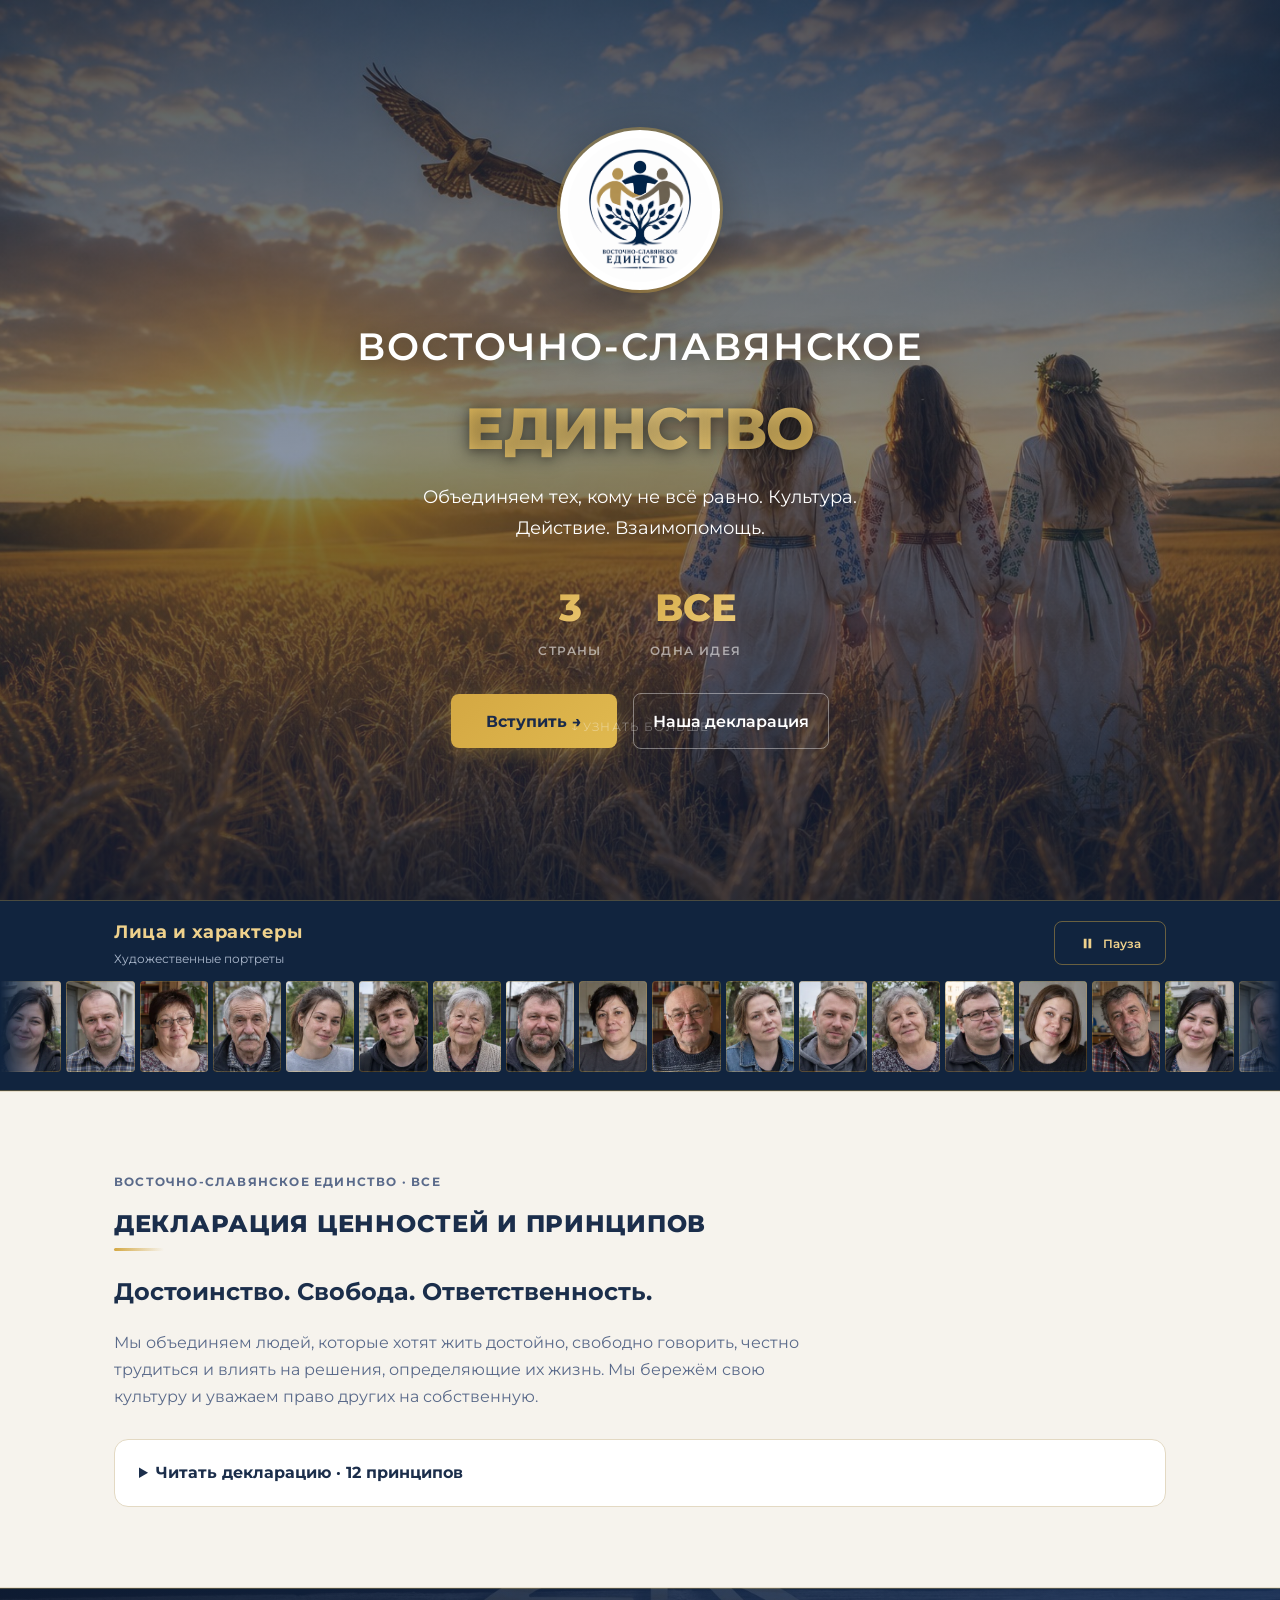
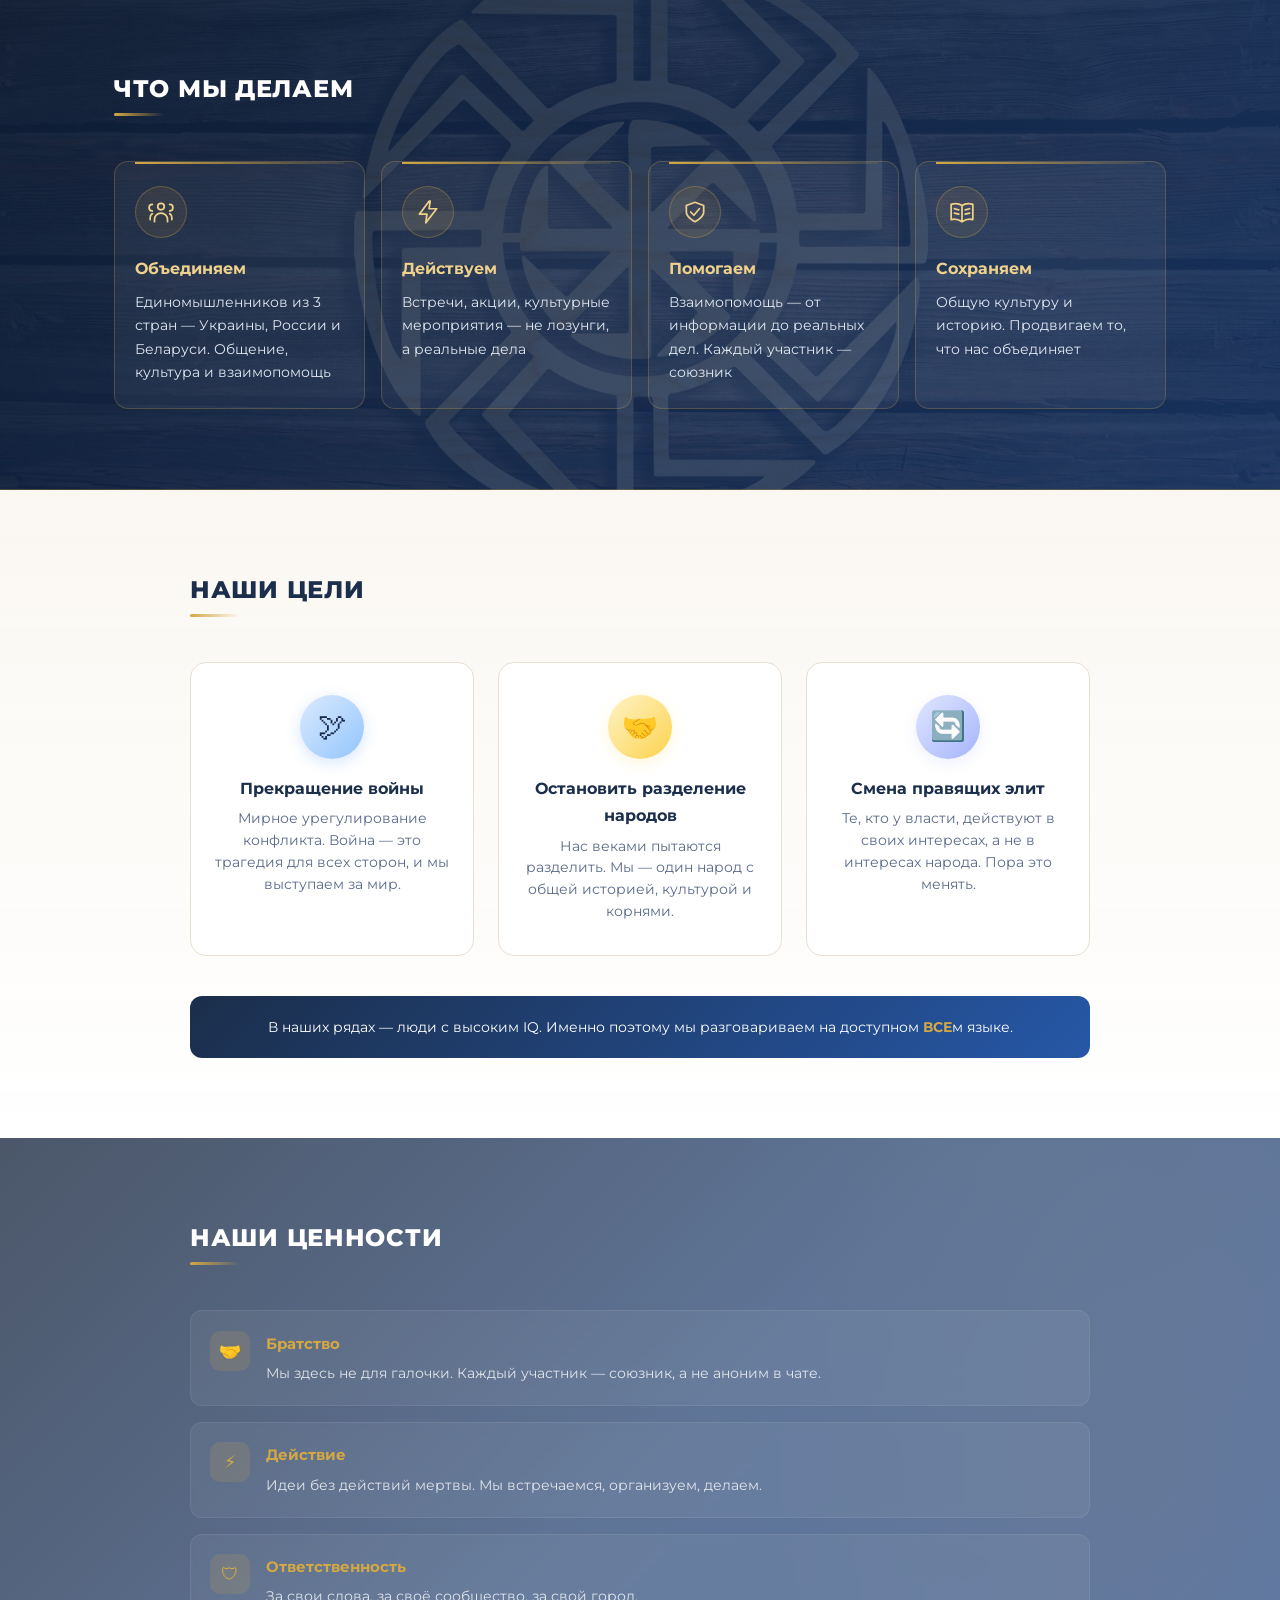
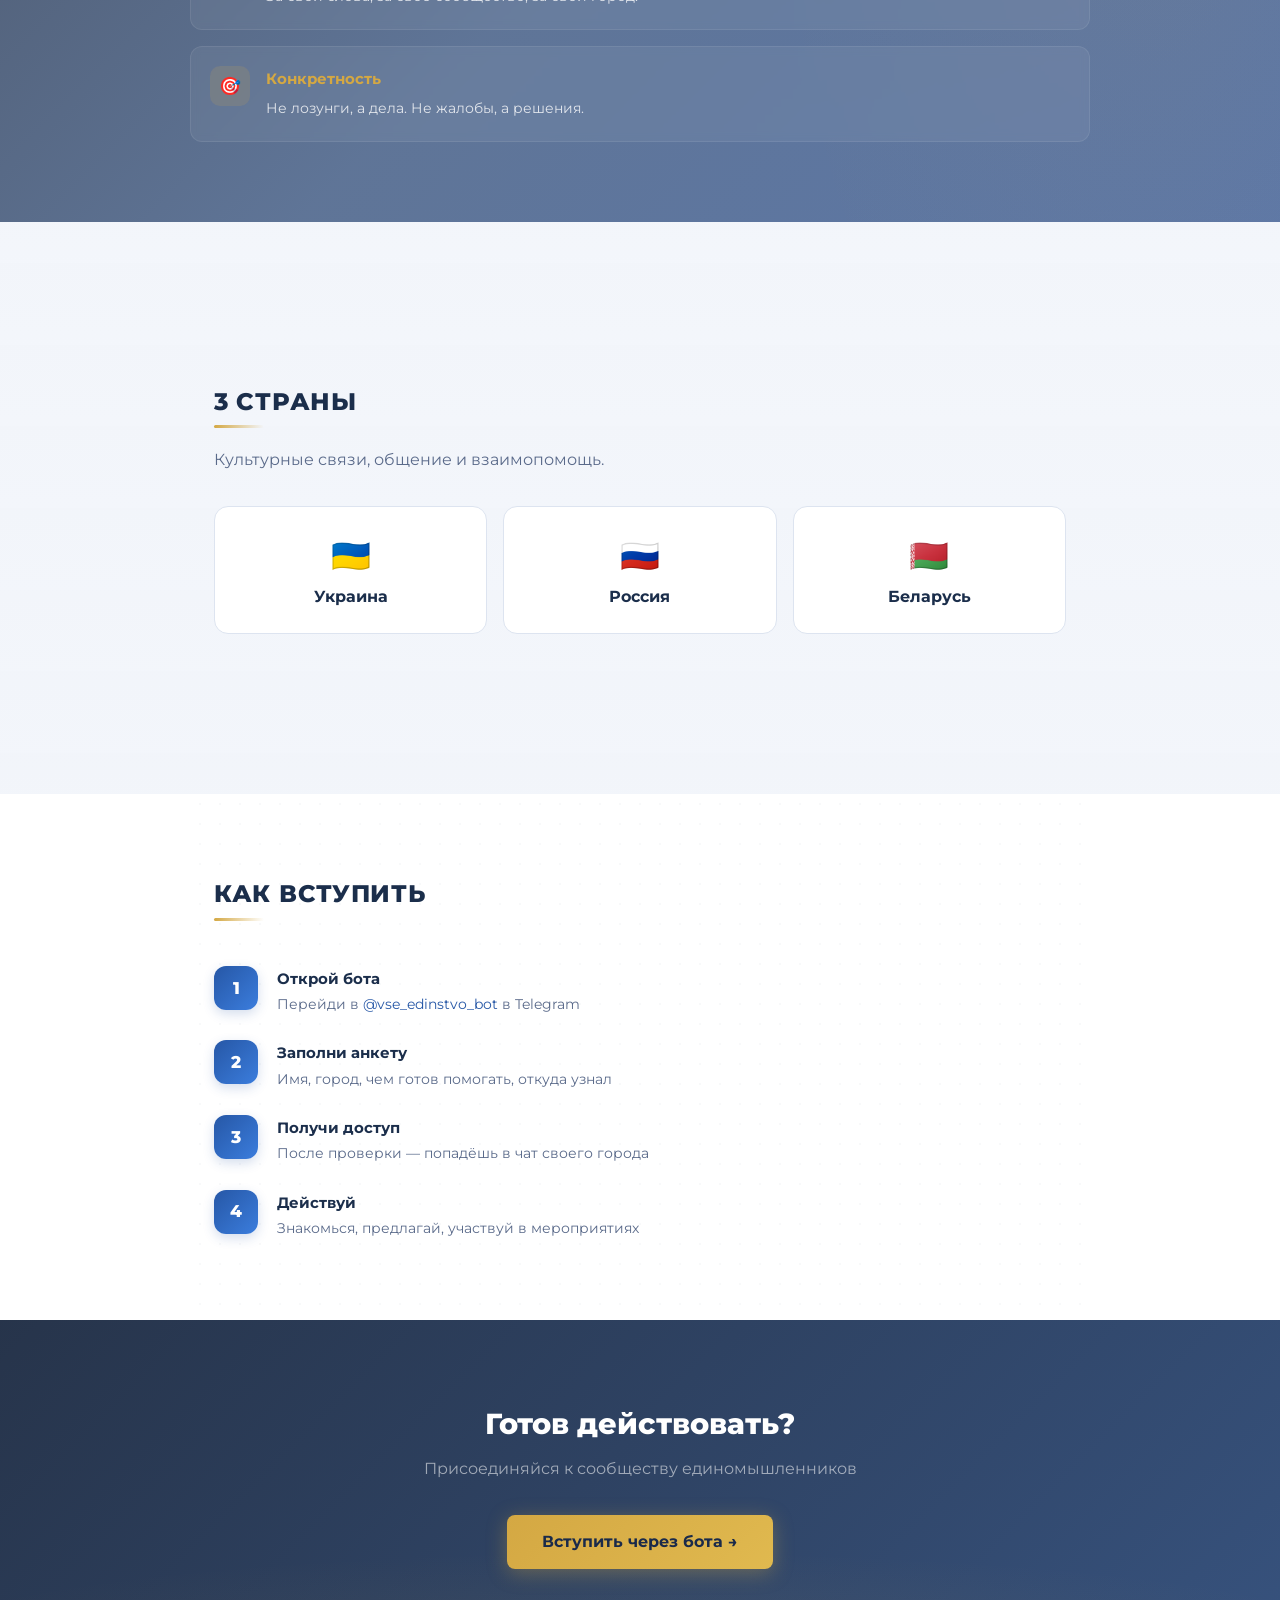
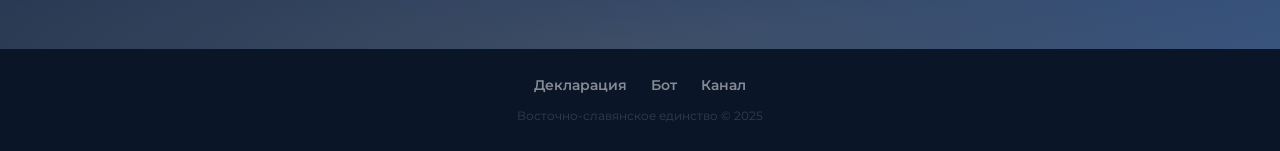
<file: index.html>
<!DOCTYPE html>
<html lang="ru">
<head>
<meta charset="UTF-8">
<meta name="viewport" content="width=device-width, initial-scale=1.0">
<meta name="google-site-verification" content="7k8SZwyUzjlkccoWj0nAMx4y9AzD2dxS0SGEhml8P-M" />
<title>Восточно-славянское единство | ВСЕ</title>
<meta name="description" content="Восточно-Славянское Единство — 3 страны: Украина, Россия и Беларусь. Декларация ценностей и принципов. Достоинство. Свобода. Ответственность.">
<meta name="robots" content="index, follow, max-image-preview:large">
<link rel="canonical" href="https://tishinatyt.github.io/vse-site/">
<link rel="sitemap" type="application/xml" href="https://tishinatyt.github.io/vse-site/sitemap.xml">
<meta property="og:type" content="website">
<meta property="og:locale" content="ru_RU">
<meta property="og:site_name" content="Восточно-славянское единство — ВСЕ">
<meta property="og:title" content="Восточно-славянское единство | ВСЕ">
<meta property="og:description" content="Восточно-Славянское Единство — 3 страны: Украина, Россия и Беларусь. Декларация ценностей и принципов. Достоинство. Свобода. Ответственность.">
<meta property="og:url" content="https://tishinatyt.github.io/vse-site/">
<meta property="og:image" content="https://tishinatyt.github.io/vse-site/hero.jpeg">
<meta property="og:image:type" content="image/jpeg">
<meta property="og:image:width" content="1536">
<meta property="og:image:height" content="1024">
<meta property="og:image:alt" content="Иллюстрация главной страницы Восточно-славянского единства">
<meta name="twitter:card" content="summary_large_image">
<meta name="twitter:title" content="Восточно-славянское единство | ВСЕ">
<meta name="twitter:description" content="Восточно-Славянское Единство — 3 страны: Украина, Россия и Беларусь. Декларация ценностей и принципов. Достоинство. Свобода. Ответственность.">
<meta name="twitter:image" content="https://tishinatyt.github.io/vse-site/hero.jpeg">
<meta name="twitter:image:alt" content="Иллюстрация главной страницы Восточно-славянского единства">
<script type="application/ld+json">
{
  "@context": "https://schema.org",
  "@graph": [
    {
      "@type": "Organization",
      "@id": "https://tishinatyt.github.io/vse-site/#organization",
      "name": "Восточно-славянское единство",
      "alternateName": "ВСЕ",
      "url": "https://tishinatyt.github.io/vse-site/",
      "logo": {
        "@type": "ImageObject",
        "url": "https://tishinatyt.github.io/vse-site/logo.png",
        "width": 1254,
        "height": 1254
      },
      "sameAs": ["https://t.me/vse_edinstvo"]
    },
    {
      "@type": "WebSite",
      "@id": "https://tishinatyt.github.io/vse-site/#website",
      "url": "https://tishinatyt.github.io/vse-site/",
      "name": "Восточно-славянское единство",
      "alternateName": "ВСЕ",
      "inLanguage": "ru",
      "publisher": {"@id": "https://tishinatyt.github.io/vse-site/#organization"}
    },
    {
      "@type": "WebPage",
      "@id": "https://tishinatyt.github.io/vse-site/#webpage",
      "url": "https://tishinatyt.github.io/vse-site/",
      "name": "Восточно-славянское единство | ВСЕ",
      "description": "Восточно-Славянское Единство — 3 страны: Украина, Россия и Беларусь. Декларация ценностей и принципов. Достоинство. Свобода. Ответственность.",
      "inLanguage": "ru",
      "isPartOf": {"@id": "https://tishinatyt.github.io/vse-site/#website"},
      "about": {"@id": "https://tishinatyt.github.io/vse-site/#organization"},
      "primaryImageOfPage": {
        "@type": "ImageObject",
        "url": "https://tishinatyt.github.io/vse-site/hero.jpeg",
        "width": 1536,
        "height": 1024
      },
      "hasPart": {"@id": "https://tishinatyt.github.io/vse-site/#declaration"}
    },
    {
      "@type": "CreativeWork",
      "@id": "https://tishinatyt.github.io/vse-site/#declaration",
      "url": "https://tishinatyt.github.io/vse-site/#declaration",
      "name": "Декларация ценностей и принципов",
      "description": "Достоинство. Свобода. Ответственность. 12 принципов Восточно-славянского единства.",
      "inLanguage": "ru",
      "author": {"@id": "https://tishinatyt.github.io/vse-site/#organization"},
      "isPartOf": {"@id": "https://tishinatyt.github.io/vse-site/#webpage"}
    }
  ]
}
</script>
<link rel="preload" as="image" href="hero.jpeg">
<link rel="preconnect" href="https://fonts.googleapis.com">
<link rel="preconnect" href="https://fonts.gstatic.com" crossorigin>
<link href="https://fonts.googleapis.com/css2?family=Montserrat:wght@400;600;800&display=swap" rel="stylesheet">
<link rel="stylesheet" href="assets/faces.css?v=2">
<script src="assets/faces.js?v=2" defer></script>
<style>
*{margin:0;padding:0;box-sizing:border-box}
:root{--blue1:#1b2e4b;--blue2:#2657a6;--blue3:#3b7ddd;--gold:#d4a843;--gold2:#c49a38;--light:#eef2f9;--text:#1a2a4a;--muted:#5a6a8a}
body{font-family:'Montserrat','Segoe UI',system-ui,sans-serif;color:var(--text);line-height:1.7;overflow-x:hidden;background:#fff}

/* Текстуры */
.tex-linen{background-image:url("data:image/svg+xml,%3Csvg xmlns='http://www.w3.org/2000/svg' width='4' height='4'%3E%3Crect width='4' height='4' fill='%23f5f0e8'/%3E%3Crect x='0' y='0' width='1' height='1' fill='%23ede8df' fill-opacity='.4'/%3E%3Crect x='2' y='2' width='1' height='1' fill='%23ede8df' fill-opacity='.3'/%3E%3C/svg%3E")}
.tex-slavic{background-image:url("data:image/svg+xml,%3Csvg xmlns='http://www.w3.org/2000/svg' width='60' height='60' viewBox='0 0 60 60'%3E%3Cg fill='none' stroke='%23c9a84c' stroke-opacity='.07' stroke-width='1'%3E%3Cpath d='M30 5L35 10L30 15L25 10Z'/%3E%3Cpath d='M10 25L15 30L10 35L5 30Z'/%3E%3Cpath d='M50 25L55 30L50 35L45 30Z'/%3E%3Cpath d='M30 45L35 50L30 55L25 50Z'/%3E%3Cpath d='M30 25L35 30L30 35L25 30Z'/%3E%3Cline x1='20' y1='10' x2='20' y2='20'/%3E%3Cline x1='40' y1='10' x2='40' y2='20'/%3E%3Cline x1='20' y1='40' x2='20' y2='50'/%3E%3Cline x1='40' y1='40' x2='40' y2='50'/%3E%3Cline x1='10' y1='20' x2='20' y2='20'/%3E%3Cline x1='40' y1='20' x2='50' y2='20'/%3E%3Cline x1='10' y1='40' x2='20' y2='40'/%3E%3Cline x1='40' y1='40' x2='50' y2='40'/%3E%3C/g%3E%3C/svg%3E")}
.tex-dark{background-image:url("data:image/svg+xml,%3Csvg xmlns='http://www.w3.org/2000/svg' width='60' height='60' viewBox='0 0 60 60'%3E%3Cg fill='none' stroke='%23ffffff' stroke-opacity='.04' stroke-width='1'%3E%3Cpath d='M30 5L35 10L30 15L25 10Z'/%3E%3Cpath d='M10 25L15 30L10 35L5 30Z'/%3E%3Cpath d='M50 25L55 30L50 35L45 30Z'/%3E%3Cpath d='M30 45L35 50L30 55L25 50Z'/%3E%3Cpath d='M30 25L35 30L30 35L25 30Z'/%3E%3Cline x1='15' y1='15' x2='25' y2='15'/%3E%3Cline x1='35' y1='15' x2='45' y2='15'/%3E%3Cline x1='15' y1='45' x2='25' y2='45'/%3E%3Cline x1='35' y1='45' x2='45' y2='45'/%3E%3Crect x='18' y='18' width='24' height='24' rx='2'/%3E%3C/g%3E%3C/svg%3E")}
.tex-dots{background-image:url("data:image/svg+xml,%3Csvg xmlns='http://www.w3.org/2000/svg' width='20' height='20'%3E%3Ccircle cx='10' cy='10' r='1' fill='%231b2e4b' fill-opacity='.04'/%3E%3C/svg%3E")}
a{color:var(--blue2);text-decoration:none;transition:color .2s}
a:hover{color:var(--blue3)}

/* ===== HERO ===== */
.hero{min-height:100vh;display:flex;flex-direction:column;align-items:center;justify-content:center;text-align:center;padding:2rem;position:relative;color:#fff;overflow:hidden}
.hero-bg{position:absolute;top:0;left:0;width:100%;height:100%;background:url('hero.jpeg') center/cover no-repeat;z-index:0;animation:slowZoom 20s ease-in-out infinite alternate}
@keyframes slowZoom{0%{transform:scale(1)}100%{transform:scale(1.08)}}
.hero-overlay{position:absolute;top:0;left:0;width:100%;height:100%;background:linear-gradient(180deg,rgba(15,30,55,.7) 0%,rgba(20,40,70,.5) 50%,rgba(15,30,55,.75) 100%);z-index:1}
.hero>*:not(.hero-bg):not(.hero-overlay){position:relative;z-index:2}
.logo{width:160px;height:160px;margin-bottom:1.5rem;border-radius:50%;background:#fff;padding:8px;box-shadow:0 0 0 3px rgba(212,168,67,.4),0 12px 50px rgba(0,0,0,.3);animation:logoGlow 3s ease-in-out infinite alternate}
@keyframes logoGlow{0%{box-shadow:0 0 0 3px rgba(212,168,67,.3),0 12px 50px rgba(0,0,0,.3)}100%{box-shadow:0 0 0 6px rgba(212,168,67,.5),0 12px 60px rgba(0,0,0,.4),0 0 30px rgba(212,168,67,.15)}}
.logo img{width:100%;height:100%;object-fit:contain;border-radius:50%}
.hero h1{font-size:clamp(1.4rem,4vw,2.4rem);font-weight:600;letter-spacing:.05em;margin-bottom:.2rem;text-shadow:0 2px 20px rgba(0,0,0,.4)}
.hero h1 span{color:var(--gold);display:block;font-size:clamp(2rem,6vw,3.6rem);font-weight:800;letter-spacing:-.01em;background:linear-gradient(135deg,#d4a843,#f0d080,#d4a843);-webkit-background-clip:text;-webkit-text-fill-color:transparent;background-clip:text;filter:drop-shadow(0 2px 4px rgba(0,0,0,.3))}
.hero .tagline{font-size:clamp(.9rem,2vw,1.15rem);opacity:.8;margin-bottom:2rem;max-width:480px}
.hero .stats{display:flex;gap:3rem;margin-bottom:2rem;flex-wrap:wrap;justify-content:center}
.stat{text-align:center}
.stat .num{font-size:2.4rem;font-weight:800;background:linear-gradient(135deg,#d4a843,#f0d080);-webkit-background-clip:text;-webkit-text-fill-color:transparent;background-clip:text}
.stat .label{font-size:.75rem;opacity:.55;text-transform:uppercase;letter-spacing:.12em;font-weight:600}
.cta{display:inline-flex;align-items:center;gap:.5rem;background:linear-gradient(135deg,var(--gold),#e0b94f);color:#1a2a4a;padding:.85rem 2.2rem;border-radius:8px;font-size:1rem;font-weight:700;transition:all .3s;box-shadow:0 4px 20px rgba(212,168,67,.35);border:none;cursor:pointer}
.cta:hover{transform:translateY(-3px);box-shadow:0 8px 32px rgba(212,168,67,.5);color:#1a2a4a}
.hero-actions{display:flex;flex-wrap:wrap;justify-content:center;align-items:center;gap:1rem}
.declaration-link{color:#fff;padding:.85rem 1.2rem;border:1px solid rgba(255,255,255,.4);border-radius:8px;font-weight:600}
.declaration-link:hover{color:var(--gold);border-color:var(--gold)}
a:focus-visible,summary:focus-visible{outline:3px solid var(--gold);outline-offset:5px}
.scroll-hint{position:absolute;bottom:2rem;color:rgba(255,255,255,.35);font-size:.75rem;animation:bounce 2s infinite;letter-spacing:.1em}
@keyframes bounce{0%,100%{transform:translateY(0)}50%{transform:translateY(8px)}}

/* ===== PARTICLES (hero decoration) ===== */
.particles{position:absolute;top:0;left:0;width:100%;height:100%;z-index:1;pointer-events:none;overflow:hidden}
.particle{position:absolute;width:3px;height:3px;background:rgba(212,168,67,.4);border-radius:50%;animation:float linear infinite}
@keyframes float{0%{transform:translateY(100vh) scale(0);opacity:0}10%{opacity:1}90%{opacity:1}100%{transform:translateY(-10vh) scale(1);opacity:0}}

/* ===== SECTIONS ===== */
section{padding:5rem 1.5rem;max-width:900px;margin:0 auto}
.section-title{font-size:1.5rem;font-weight:800;margin-bottom:1.2rem;color:var(--blue1);position:relative;display:inline-block;text-transform:uppercase;letter-spacing:.03em}
.section-title::after{content:'';position:absolute;bottom:-6px;left:0;width:50px;height:3px;background:linear-gradient(90deg,var(--gold),transparent);border-radius:2px}

/* ===== ABOUT CARDS ===== */
.about-section{background:linear-gradient(135deg,rgba(15,30,55,.9),rgba(27,58,107,.86)),url('texture1.jpg') center/cover no-repeat;color:#fff;border-block:1px solid rgba(212,168,67,.3)}
.about-section section{max-width:1100px}
.about-section .section-title{color:#fff}
.about-grid{display:grid;grid-template-columns:repeat(4,minmax(0,1fr));gap:1rem;margin-top:2rem}
.about-card{background:rgba(255,255,255,.055);border:1px solid rgba(212,168,67,.25);border-radius:14px;padding:1.5rem 1.25rem;transition:transform .3s,box-shadow .3s;position:relative;overflow:hidden}
.about-card::before{content:'';position:absolute;top:0;left:1.25rem;right:1.25rem;height:2px;background:linear-gradient(90deg,var(--gold),rgba(212,168,67,.1))}
.about-card:hover{transform:translateY(-4px);box-shadow:0 8px 30px rgba(0,0,0,.16);background:rgba(255,255,255,.09);border-color:rgba(212,168,67,.55)}
.about-card .card-icon{width:52px;height:52px;border-radius:50%;display:flex;align-items:center;justify-content:center;margin-bottom:1.1rem;color:#efd18c;background:rgba(212,168,67,.1);border:1px solid rgba(212,168,67,.3)}
.card-icon svg{width:26px;height:26px;fill:none;stroke:currentColor;stroke-width:1.6;stroke-linecap:round;stroke-linejoin:round}
.about-card h3{font-size:1rem;margin-bottom:.55rem;color:#efd18c;font-weight:700}
.about-card p{font-size:.85rem;color:#e0e7f1;line-height:1.7}

/* ===== GOALS ===== */
.goals{background:linear-gradient(180deg,rgba(248,244,236,.7) 0%,rgba(255,255,255,.73) 100%),url('texture2.jpg') center/cover no-repeat fixed;padding:5rem 1.5rem}
.goals .inner{max-width:900px;margin:0 auto}
.goal-grid{display:grid;grid-template-columns:repeat(auto-fit,minmax(250px,1fr));gap:1.5rem;margin-top:2rem}
.goal-card{background:#fff;border-radius:16px;padding:2rem 1.5rem;text-align:center;border:1px solid #e8e0d0;transition:transform .3s,box-shadow .3s;position:relative}
.goal-card:hover{transform:translateY(-5px);box-shadow:0 12px 40px rgba(26,58,107,.1)}
.goal-card .goal-icon{width:64px;height:64px;border-radius:50%;margin:0 auto 1rem;display:flex;align-items:center;justify-content:center;font-size:1.8rem}
.goal-icon.peace{background:linear-gradient(135deg,#dbeafe,#93c5fd);box-shadow:0 4px 15px rgba(59,130,246,.2)}
.goal-icon.unity{background:linear-gradient(135deg,#fef3c7,#fcd34d);box-shadow:0 4px 15px rgba(252,211,77,.2)}
.goal-icon.change{background:linear-gradient(135deg,#e0e7ff,#a5b4fc);box-shadow:0 4px 15px rgba(165,180,252,.2)}
.goal-card h3{font-size:1rem;font-weight:700;color:var(--blue1);margin-bottom:.4rem}
.goal-card p{font-size:.85rem;color:var(--muted);line-height:1.6}
.iq-block{margin-top:2.5rem;padding:1.2rem 1.5rem;background:linear-gradient(135deg,var(--blue1),var(--blue2));border-radius:12px;color:#fff;font-size:.9rem;line-height:1.7;text-align:center}
.iq-block strong{color:var(--gold)}

/* ===== VALUES ===== */
.values{background:linear-gradient(135deg,rgba(15,30,55,.75) 0%,rgba(27,58,107,.7) 50%,rgba(38,74,138,.75) 100%),url('texture1.jpg') center/cover no-repeat fixed;color:#fff;padding:5rem 1.5rem;position:relative;overflow:hidden}
.values::before{content:'';position:absolute;top:-50%;right:-20%;width:60%;height:200%;background:radial-gradient(ellipse,rgba(212,168,67,.06) 0%,transparent 70%);pointer-events:none}
.values .inner{max-width:900px;margin:0 auto;position:relative}
.values .section-title{color:#fff}
.values .section-title::after{background:linear-gradient(90deg,var(--gold),transparent)}
.value-list{margin-top:2rem;display:grid;gap:1rem}
.value-item{display:flex;gap:1rem;align-items:flex-start;padding:1.2rem;border-radius:12px;background:rgba(255,255,255,.06);border:1px solid rgba(255,255,255,.08);transition:all .3s;backdrop-filter:blur(4px)}
.value-item:hover{background:rgba(255,255,255,.12);border-color:rgba(212,168,67,.3);transform:translateX(6px)}
.value-icon{width:40px;height:40px;border-radius:10px;display:flex;align-items:center;justify-content:center;font-size:1.1rem;flex-shrink:0;background:rgba(212,168,67,.15);color:var(--gold)}
.value-item div strong{display:block;margin-bottom:.15rem;color:var(--gold);font-size:.95rem}
.value-item div span{font-size:.85rem;opacity:.8}

/* ===== DECLARATION ===== */
.declaration-section{background:#f6f3ed;border-top:1px solid #e8dfcd;border-bottom:1px solid #e8dfcd}
.declaration-section section{max-width:1100px;scroll-margin-top:1.5rem}
.declaration-kicker{font-size:.75rem;font-weight:700;letter-spacing:.1em;text-transform:uppercase;color:var(--muted);margin-bottom:.7rem}
.declaration-motto{font-size:clamp(1.1rem,3vw,1.5rem);font-weight:700;color:var(--blue1);margin:.5rem 0 1rem}
.declaration-intro{max-width:720px;color:var(--muted)}
.declaration-details{margin-top:1.8rem;background:#fff;border:1px solid #e3d9c3;border-radius:14px;overflow:hidden}
.declaration-details summary{cursor:pointer;padding:1.2rem 1.5rem;font-weight:700;color:var(--blue1)}
.declaration-details summary:hover{background:#fcf8ef}
.declaration-details[open] summary{border-bottom:1px solid #e3d9c3}
.declaration-list{display:grid;grid-template-columns:repeat(2,minmax(0,1fr));column-gap:2rem;list-style:none;counter-reset:principle;padding:.3rem 1.8rem .8rem;margin:0}
.declaration-list li{position:relative;min-width:0;counter-increment:principle;padding:1.2rem 0 1.2rem 2rem;border-bottom:1px solid #e8edf4}
.declaration-list li:nth-last-child(-n+2){border-bottom:0}
.declaration-list li::before{content:counter(principle,decimal-leading-zero);position:absolute;left:0;top:1.2rem;font-size:.85rem;font-weight:800;line-height:1.5;color:#8a6d1b}
.declaration-list h3{font-size:.9rem;line-height:1.5;color:var(--blue1);margin-bottom:.45rem;overflow-wrap:anywhere}
.declaration-list p{font-size:.9rem;color:var(--muted);line-height:1.7}

/* ===== COUNTRIES ===== */
.cities-section{background:linear-gradient(180deg,rgba(238,242,249,.72),rgba(238,242,249,.75)),url('texture2.jpg') center/cover no-repeat fixed;padding:5rem 0}
.cities-section section{max-width:900px}
.countries-grid{display:grid;grid-template-columns:repeat(3,minmax(0,1fr));gap:1rem;margin-top:2rem;list-style:none}
.country{text-align:center;padding:1.4rem 1rem;background:#fff;border:1px solid #dde4f0;border-radius:14px}
.country-flag{font-size:2rem;margin-bottom:.3rem}
.country h3{font-size:1rem;font-weight:700;color:var(--blue1)}

/* ===== STEPS ===== */
.steps{margin-top:2rem;display:grid;gap:1.5rem}
.step{display:flex;gap:1.2rem;align-items:flex-start}
.step-num{flex-shrink:0;width:44px;height:44px;border-radius:12px;background:linear-gradient(135deg,var(--blue2),var(--blue3));color:#fff;display:flex;align-items:center;justify-content:center;font-weight:800;font-size:1.05rem;box-shadow:0 4px 12px rgba(38,87,166,.2)}
.step-text h3{font-size:.95rem;margin-bottom:.1rem;color:var(--blue1);font-weight:700}
.step-text p{font-size:.85rem;color:var(--muted)}

/* ===== CTA BOTTOM ===== */
.cta-bottom{background:linear-gradient(135deg,rgba(15,30,55,.9),rgba(27,58,107,.88)),url('texture2.jpg') center/cover no-repeat fixed;padding:5rem 1.5rem;text-align:center;color:#fff;position:relative;overflow:hidden}
.cta-bottom::before{content:'';position:absolute;bottom:-30%;left:50%;transform:translateX(-50%);width:120%;height:60%;background:radial-gradient(ellipse,rgba(212,168,67,.08) 0%,transparent 70%);pointer-events:none}
.cta-bottom h2{font-size:1.8rem;font-weight:800;margin-bottom:.4rem;position:relative}
.cta-bottom p{color:rgba(255,255,255,.55);margin-bottom:2rem;font-size:1rem;position:relative}
.cta-bottom .cta{position:relative}

/* ===== FOOTER ===== */
footer{background:#0a1628;color:rgba(255,255,255,.4);padding:1.5rem;text-align:center}
footer .links{display:flex;gap:1.5rem;justify-content:center;margin-bottom:.6rem;flex-wrap:wrap}
footer .links a{color:rgba(255,255,255,.5);font-weight:600;transition:color .2s;font-size:.9rem}
footer .links a:hover{color:var(--gold)}
footer .copy{font-size:.72rem;opacity:.4}

/* ===== ANIMATIONS ===== */
@keyframes fadeUp{from{opacity:0;transform:translateY(30px)}to{opacity:1;transform:translateY(0)}}
.fade-up{opacity:0;animation:fadeUp .8s ease forwards}
.d1{animation-delay:.15s}.d2{animation-delay:.3s}.d3{animation-delay:.45s}.d4{animation-delay:.6s}

/* ===== MOBILE ===== */
@media(max-width:900px){
  .about-grid{grid-template-columns:repeat(2,minmax(0,1fr))}
}
@media(max-width:720px){
  .declaration-list{grid-template-columns:1fr}
  .declaration-list li:nth-last-child(2){border-bottom:1px solid #e8edf4}
}
@media(max-width:600px){
  .logo{width:120px;height:120px}
  .hero .stats{gap:1.5rem}
  section{padding:3.5rem 1.2rem}
  .values{padding:3.5rem 1.2rem}
  .goals{padding:3.5rem 1.2rem}
  .countries-grid{grid-template-columns:1fr}
  .country{display:flex;align-items:center;justify-content:center;gap:1rem;padding:1rem}
  .country-flag{margin-bottom:0}
  .about-grid{grid-template-columns:1fr;gap:.85rem}
  .about-card{display:grid;grid-template-columns:52px minmax(0,1fr);column-gap:1rem;padding:1.3rem}
  .about-card .card-icon{grid-row:1 / 3;margin-bottom:0}
  .about-card p{grid-column:2}
  .declaration-list{padding:0 1rem .5rem}
  .declaration-details summary{padding:1rem}
  .cta-bottom{padding:3.5rem 1.2rem}
  .goal-grid{grid-template-columns:1fr}
}
</style>
</head>
<body>

<!-- Hero -->
<div class="hero">
  <div class="hero-bg"></div>
  <div class="hero-overlay"></div>
  <div class="particles" id="particles"></div>
  <div class="logo fade-up"><img src="logo.png" alt="ВСЕ"></div>
  <h1 class="fade-up d1">ВОСТОЧНО-СЛАВЯНСКОЕ<br><span>ЕДИНСТВО</span></h1>
  <p class="tagline fade-up d2">Объединяем тех, кому не всё равно. Культура. Действие. Взаимопомощь.</p>
  <div class="stats fade-up d3">
    <div class="stat"><div class="num">3</div><div class="label">страны</div></div>
    <div class="stat"><div class="num">ВСЕ</div><div class="label">одна идея</div></div>
  </div>
  <div class="hero-actions fade-up d4">
    <a class="cta" href="https://t.me/vse_edinstvo_bot">Вступить →</a>
    <a class="declaration-link" href="#declaration">Наша декларация</a>
  </div>
  <div class="scroll-hint">↓ УЗНАТЬ БОЛЬШЕ</div>
</div>

<!-- Лента художественных портретов -->
<div class="faces-section" id="faces" role="region" aria-labelledby="faces-title">
  <div class="faces-heading">
    <div><h2 id="faces-title">Лица и характеры</h2><p>Художественные портреты</p></div>
    <button class="faces-toggle" type="button" aria-controls="faces-viewport" aria-pressed="false" hidden>
      <svg class="faces-pause-icon" viewBox="0 0 16 16" aria-hidden="true"><path d="M4 3h3v10H4zm5 0h3v10H9z"/></svg>
      <svg class="faces-play-icon" viewBox="0 0 16 16" aria-hidden="true"><path d="m5 2 9 6-9 6z"/></svg>
      <span>Пауза</span>
    </button>
  </div>
  <div class="faces-viewport" id="faces-viewport" tabindex="0" aria-label="Лента портретов. Можно листать пальцем или стрелками клавиатуры.">
    <div class="faces-track">
      <ul class="faces-group" aria-label="Шестнадцать художественных портретов">
        <li class="face-portrait" role="img" aria-label="Художественный портрет женщины с тёмными волосами" style="--face-x:0%;--face-y:0%"></li>
        <li class="face-portrait" role="img" aria-label="Художественный портрет мужчины в клетчатой рубашке" style="--face-x:33.333333%;--face-y:0%"></li>
        <li class="face-portrait" role="img" aria-label="Художественный портрет женщины в очках с короткой стрижкой" style="--face-x:66.666667%;--face-y:0%"></li>
        <li class="face-portrait" role="img" aria-label="Художественный портрет седовласого мужчины с усами" style="--face-x:100%;--face-y:0%"></li>
        <li class="face-portrait" role="img" aria-label="Художественный портрет женщины с веснушками" style="--face-x:0%;--face-y:33.333333%"></li>
        <li class="face-portrait" role="img" aria-label="Художественный портрет молодого мужчины с растрёпанными волосами" style="--face-x:33.333333%;--face-y:33.333333%"></li>
        <li class="face-portrait" role="img" aria-label="Художественный портрет пожилой женщины с короткими седыми волосами" style="--face-x:66.666667%;--face-y:33.333333%"></li>
        <li class="face-portrait" role="img" aria-label="Художественный портрет мужчины с бородой" style="--face-x:100%;--face-y:33.333333%"></li>
        <li class="face-portrait" role="img" aria-label="Художественный портрет женщины с короткими тёмными волосами" style="--face-x:0%;--face-y:66.666667%"></li>
        <li class="face-portrait" role="img" aria-label="Художественный портрет мужчины в очках и свитере" style="--face-x:33.333333%;--face-y:66.666667%"></li>
        <li class="face-portrait" role="img" aria-label="Художественный портрет женщины в джинсовой куртке" style="--face-x:66.666667%;--face-y:66.666667%"></li>
        <li class="face-portrait" role="img" aria-label="Художественный портрет мужчины в толстовке" style="--face-x:100%;--face-y:66.666667%"></li>
        <li class="face-portrait" role="img" aria-label="Художественный портрет женщины с волнистыми седыми волосами" style="--face-x:0%;--face-y:100%"></li>
        <li class="face-portrait" role="img" aria-label="Художественный портрет мужчины в очках и куртке" style="--face-x:33.333333%;--face-y:100%"></li>
        <li class="face-portrait" role="img" aria-label="Художественный портрет молодой женщины с каре" style="--face-x:66.666667%;--face-y:100%"></li>
        <li class="face-portrait" role="img" aria-label="Художественный портрет мужчины с тёмно-седыми волосами" style="--face-x:100%;--face-y:100%"></li>
      </ul>
    </div>
  </div>
</div>

<!-- Декларация ценностей и принципов -->
<div class="declaration-section">
  <section id="declaration" aria-labelledby="declaration-title">
    <p class="declaration-kicker">Восточно-Славянское Единство · ВСЕ</p>
    <h2 class="section-title" id="declaration-title">Декларация ценностей и принципов</h2>
    <p class="declaration-motto">Достоинство. Свобода. Ответственность.</p>
    <p class="declaration-intro">Мы объединяем людей, которые хотят жить достойно, свободно говорить, честно трудиться и влиять на решения, определяющие их жизнь. Мы бережём свою культуру и уважаем право других на собственную.</p>
    <details class="declaration-details" id="declaration-text">
      <summary>Читать декларацию · 12 принципов</summary>
      <ol class="declaration-list">
        <li>
          <h3>МЫ ГОВОРИМ НА ЛЮБОМ ДОСТУПНОМ ЯЗЫКЕ.</h3>
          <p>Наша цель — понимать друг друга. Мы поддерживаем изучение языков и сохранение культурного наследия. Язык общения не определяет достоинство человека.</p>
        </li>
        <li>
          <h3>МЫ ПРОТИВ ЛЮБОГО ПРОИЗВОЛА ВЛАСТИ.</h3>
          <p>Каждое ограничение должно иметь понятное основание, соразмерную цель и возможность независимого обжалования. Должность не даёт права унижать человека.</p>
        </li>
        <li>
          <h3>МЫ ЗА ЗДРАВЫЙ СМЫСЛ И ДОКАЗАТЕЛЬНЫЕ РЕШЕНИЯ.</h3>
          <p>Перед введением нового правила власть должна объяснить, какую проблему оно решает, сколько стоит и как будет проверяться результат. Ошибочные решения необходимо исправлять.</p>
        </li>
        <li>
          <h3>МЫ ЗА РАВНЫЕ ПРАВИЛА.</h3>
          <p>Связи, состояние, происхождение и партийный билет не должны давать неприкосновенность. Ответственность определяется поступками и доказательствами.</p>
        </li>
        <li>
          <h3>МЫ ЗА СВОБОДУ МЫСЛИ И СОВЕСТИ.</h3>
          <p>Человек вправе сомневаться, спорить, верить, не верить и мирно критиковать власть. Несогласие — нормальная часть общественной жизни.</p>
        </li>
        <li>
          <h3>МЫ ЗА ВЛАСТЬ, КОТОРАЯ ОТЧИТЫВАЕТСЯ.</h3>
          <p>Общественные деньги требуют открытых расходов. Политические обещания требуют сроков и проверяемых результатов. Руководители должны быть сменяемыми.</p>
        </li>
        <li>
          <h3>МЫ ЗА ДОСТОИНСТВО ТРУДА.</h3>
          <p>Честная работа и предпринимательство должны давать возможность достойно жить. Мы выступаем за понятные налоги, защиту работников и свободу от вымогательства.</p>
        </li>
        <li>
          <h3>МЫ ЗА ВЗАИМОПОМОЩЬ.</h3>
          <p>Доступ к лечению, образованию и защите не должен зависеть только от толщины кошелька. Поддержка должна помогать человеку обрести устойчивость и самостоятельность.</p>
        </li>
        <li>
          <h3>МЫ ЗА УВАЖЕНИЕ К КОРНЯМ И СВОБОДУ БУДУЩЕГО.</h3>
          <p>Мы сохраняем славянские языки, историю и культурные связи. Каждый человек и каждый народ вправе самостоятельно выбирать свой путь.</p>
        </li>
        <li>
          <h3>МЫ ЗА МИР, БЕЗОПАСНОСТЬ И СУВЕРЕНИТЕТ.</h3>
          <p>Культурная близость предполагает взаимное уважение и добровольное сотрудничество. Она не даёт права распоряжаться чужой землёй или чужой жизнью.</p>
        </li>
        <li>
          <h3>МЫ ЗА УЧАСТИЕ ЛЮДЕЙ В РЕШЕНИЯХ.</h3>
          <p>Жители должны влиять на развитие своих городов и сёл. Решения, затрагивающие человека, требуют возможности быть услышанным.</p>
        </li>
        <li>
          <h3>МЫ НАЧИНАЕМ С СЕБЯ.</h3>
          <p>Открытое финансирование ВСЕ, выборность руководства, право на внутреннюю критику и одинаковые требования к своим и чужим — наши обязательства.</p>
        </li>
      </ol>
    </details>
  </section>
</div>

<!-- О нас -->
<div class="about-section">
<section id="about" aria-labelledby="about-title">
  <h2 class="section-title" id="about-title">Что мы делаем</h2>
  <div class="about-grid">
    <div class="about-card">
      <div class="card-icon" aria-hidden="true"><svg viewBox="0 0 24 24" focusable="false"><circle cx="12" cy="7" r="3"/><path d="M6 21v-2a6 6 0 0 1 12 0v2M4 5a3 3 0 0 0 0 6M20 5a3 3 0 0 1 0 6M2 19v-2a4 4 0 0 1 2-3.5M22 19v-2a4 4 0 0 0-2-3.5"/></svg></div>
      <h3>Объединяем</h3>
      <p>Единомышленников из 3 стран — Украины, России и Беларуси. Общение, культура и взаимопомощь</p>
    </div>
    <div class="about-card">
      <div class="card-icon" aria-hidden="true"><svg viewBox="0 0 24 24" focusable="false"><path d="m13 2-9 12h7l-1 8 10-13h-7l1-7Z"/></svg></div>
      <h3>Действуем</h3>
      <p>Встречи, акции, культурные мероприятия — не лозунги, а реальные дела</p>
    </div>
    <div class="about-card">
      <div class="card-icon" aria-hidden="true"><svg viewBox="0 0 24 24" focusable="false"><path d="m12 3 8 3v6c0 5-8 9-8 9s-8-4-8-9V6l8-3Z"/><path d="m8 12 3 3 5-6"/></svg></div>
      <h3>Помогаем</h3>
      <p>Взаимопомощь — от информации до реальных дел. Каждый участник — союзник</p>
    </div>
    <div class="about-card">
      <div class="card-icon" aria-hidden="true"><svg viewBox="0 0 24 24" focusable="false"><path d="M12 6c-3-2-7-2-10-1v14c4-1 7 0 10 2 3-2 6-3 10-2V5c-3-1-7-1-10 1Zm0 0v15M5 9l4 1M5 13l4 1M15 10l4-1M15 14l4-1"/></svg></div>
      <h3>Сохраняем</h3>
      <p>Общую культуру и историю. Продвигаем то, что нас объединяет</p>
    </div>
  </div>
</section>
</div>

<!-- Цели -->
<div class="goals tex-slavic">
  <div class="inner">
    <h2 class="section-title">Наши цели</h2>
    <div class="goal-grid">
      <div class="goal-card">
        <div class="goal-icon peace">🕊</div>
        <h3>Прекращение войны</h3>
        <p>Мирное урегулирование конфликта. Война — это трагедия для всех сторон, и мы выступаем за мир.</p>
      </div>
      <div class="goal-card">
        <div class="goal-icon unity">🤝</div>
        <h3>Остановить разделение народов</h3>
        <p>Нас веками пытаются разделить. Мы — один народ с общей историей, культурой и корнями.</p>
      </div>
      <div class="goal-card">
        <div class="goal-icon change">🔄</div>
        <h3>Смена правящих элит</h3>
        <p>Те, кто у власти, действуют в своих интересах, а не в интересах народа. Пора это менять.</p>
      </div>
    </div>
    <div class="iq-block">
      В наших рядах — люди с высоким IQ. Именно поэтому мы разговариваем на доступном <strong>ВСЕ</strong>м языке.
    </div>
  </div>
</div>

<!-- Ценности -->
<div class="values tex-dark">
  <div class="inner">
    <h2 class="section-title">Наши ценности</h2>
    <div class="value-list">
      <div class="value-item">
        <div class="value-icon">🤝</div>
        <div><strong>Братство</strong><span>Мы здесь не для галочки. Каждый участник — союзник, а не аноним в чате.</span></div>
      </div>
      <div class="value-item">
        <div class="value-icon">⚡</div>
        <div><strong>Действие</strong><span>Идеи без действий мертвы. Мы встречаемся, организуем, делаем.</span></div>
      </div>
      <div class="value-item">
        <div class="value-icon">🛡</div>
        <div><strong>Ответственность</strong><span>За свои слова, за своё сообщество, за свой город.</span></div>
      </div>
      <div class="value-item">
        <div class="value-icon">🎯</div>
        <div><strong>Конкретность</strong><span>Не лозунги, а дела. Не жалобы, а решения.</span></div>
      </div>
    </div>
  </div>
</div>

<!-- География -->
<div class="cities-section tex-linen">
  <section id="cities">
    <h2 class="section-title">3 страны</h2>
    <p style="color:var(--muted);margin-top:.3rem">Культурные связи, общение и взаимопомощь.</p>
    <ul class="countries-grid" aria-label="Страны">
      <li class="country"><span class="country-flag" aria-hidden="true">🇺🇦</span><h3>Украина</h3></li>
      <li class="country"><span class="country-flag" aria-hidden="true">🇷🇺</span><h3>Россия</h3></li>
      <li class="country"><span class="country-flag" aria-hidden="true">🇧🇾</span><h3>Беларусь</h3></li>
    </ul>
  </section>
</div>

<!-- Как вступить -->
<section id="join" class="tex-dots">
  <h2 class="section-title">Как вступить</h2>
  <div class="steps">
    <div class="step">
      <div class="step-num">1</div>
      <div class="step-text">
        <h3>Открой бота</h3>
        <p>Перейди в <a href="https://t.me/vse_edinstvo_bot">@vse_edinstvo_bot</a> в Telegram</p>
      </div>
    </div>
    <div class="step">
      <div class="step-num">2</div>
      <div class="step-text">
        <h3>Заполни анкету</h3>
        <p>Имя, город, чем готов помогать, откуда узнал</p>
      </div>
    </div>
    <div class="step">
      <div class="step-num">3</div>
      <div class="step-text">
        <h3>Получи доступ</h3>
        <p>После проверки — попадёшь в чат своего города</p>
      </div>
    </div>
    <div class="step">
      <div class="step-num">4</div>
      <div class="step-text">
        <h3>Действуй</h3>
        <p>Знакомься, предлагай, участвуй в мероприятиях</p>
      </div>
    </div>
  </div>
</section>

<!-- CTA -->
<div class="cta-bottom tex-dark">
  <h2>Готов действовать?</h2>
  <p>Присоединяйся к сообществу единомышленников</p>
  <a class="cta" href="https://t.me/vse_edinstvo_bot">Вступить через бота →</a>
</div>

<!-- Footer -->
<footer>
  <div class="links">
    <a href="#declaration">Декларация</a>
    <a href="https://t.me/vse_edinstvo_bot">Бот</a>
    <a href="https://t.me/vse_edinstvo">Канал</a>
  </div>
  <div class="copy">Восточно-славянское единство © 2025</div>
</footer>

<script>
// Particles
const pc=document.getElementById('particles');
for(let i=0;i<20;i++){const p=document.createElement('div');p.className='particle';p.style.left=Math.random()*100+'%';p.style.animationDuration=(8+Math.random()*12)+'s';p.style.animationDelay=Math.random()*10+'s';p.style.width=p.style.height=(2+Math.random()*3)+'px';pc.appendChild(p)}

// Scroll reveal
const obs=new IntersectionObserver(e=>{e.forEach((el,i)=>{if(el.isIntersecting){el.target.style.transitionDelay=(i*.06)+'s';el.target.style.opacity='1';el.target.style.transform='translateY(0)'}})},{threshold:.08});
document.querySelectorAll('.about-card,.goal-card,.value-item,.step').forEach(el=>{el.style.opacity='0';el.style.transform='translateY(24px)';el.style.transition='opacity .6s ease,transform .6s ease';obs.observe(el)});

// Direct links open the complete declaration.
function openDeclaration(){if(location.hash==='#declaration'||location.hash==='#declaration-text'){document.getElementById('declaration-text').open=true}}
openDeclaration();
window.addEventListener('hashchange',openDeclaration);
document.querySelectorAll('a[href="#declaration"]').forEach(link=>link.addEventListener('click',()=>{document.getElementById('declaration-text').open=true}));

// Parallax hero
window.addEventListener('scroll',()=>{const s=window.scrollY;if(s<window.innerHeight){document.querySelector('.hero-bg').style.transform='scale('+(1+s*.0001)+') translateY('+s*.3+'px)'}});
</script>

</body>
</html>
</file>
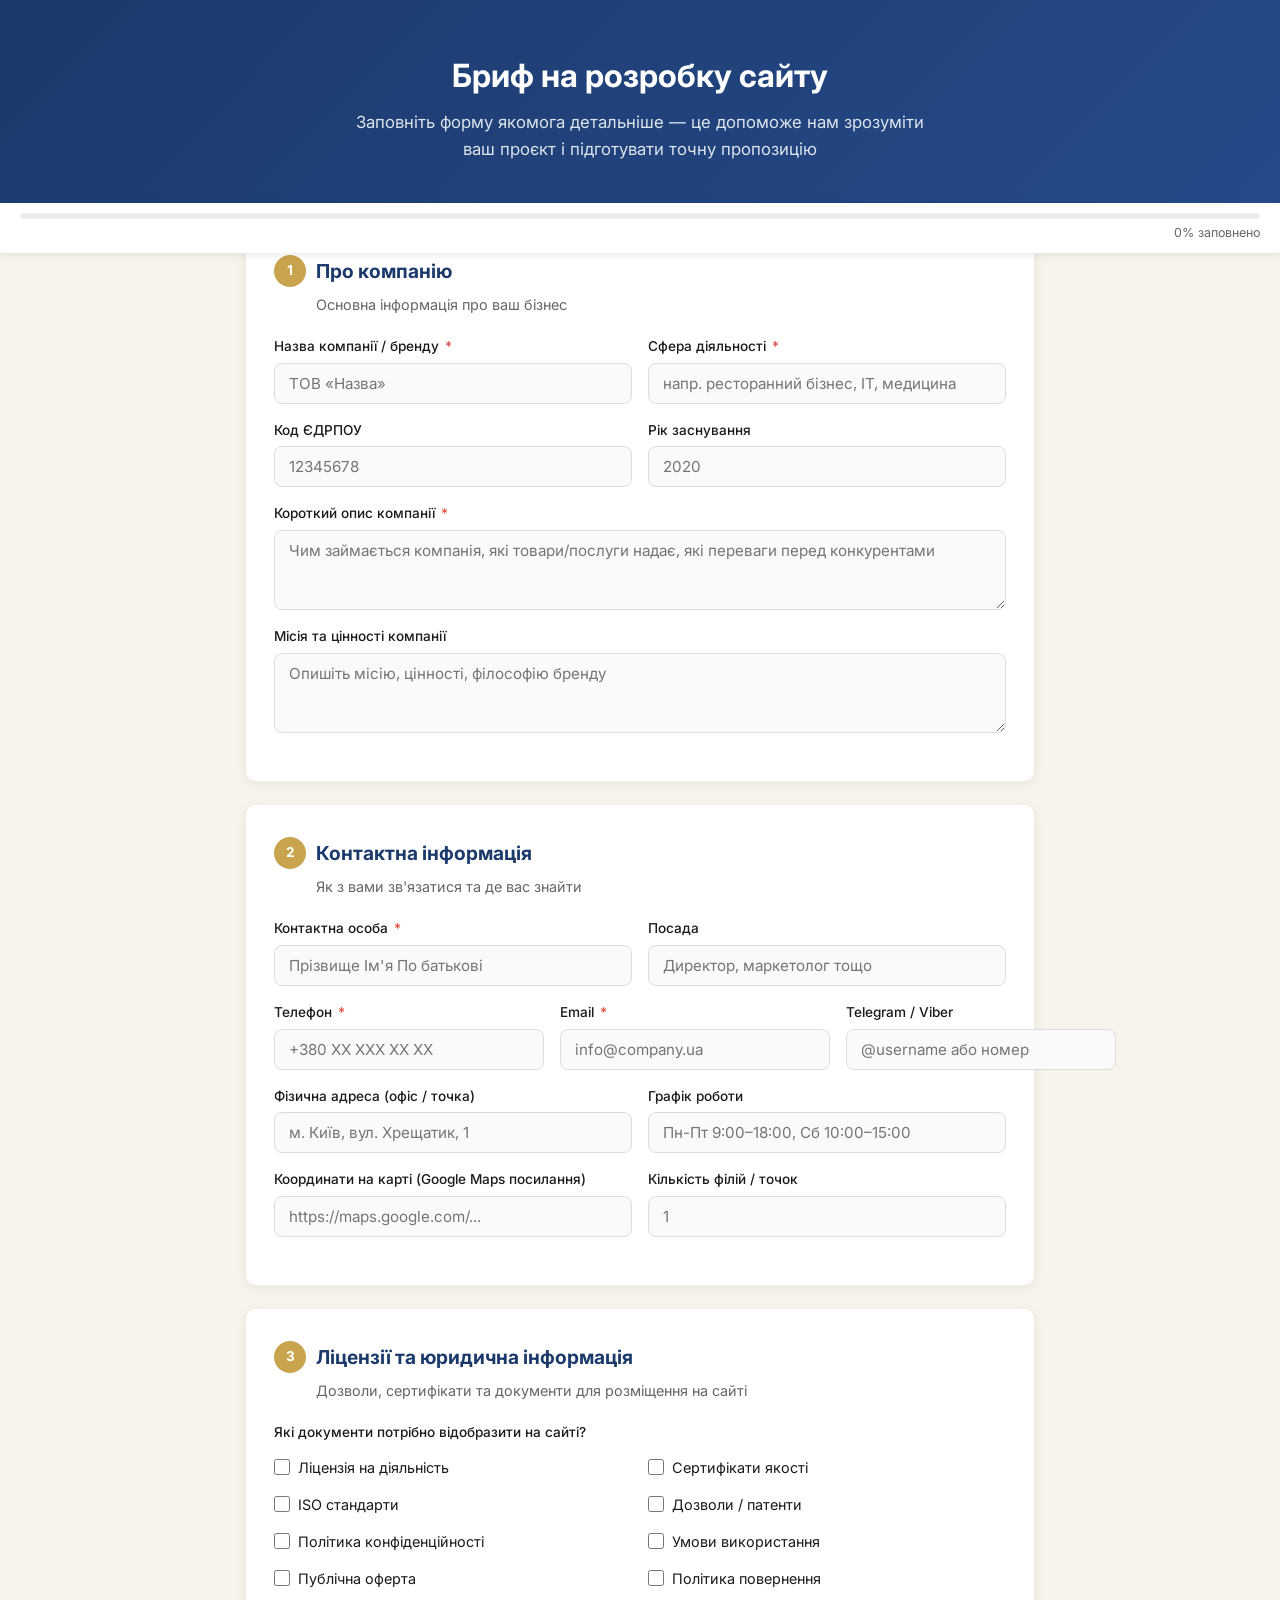
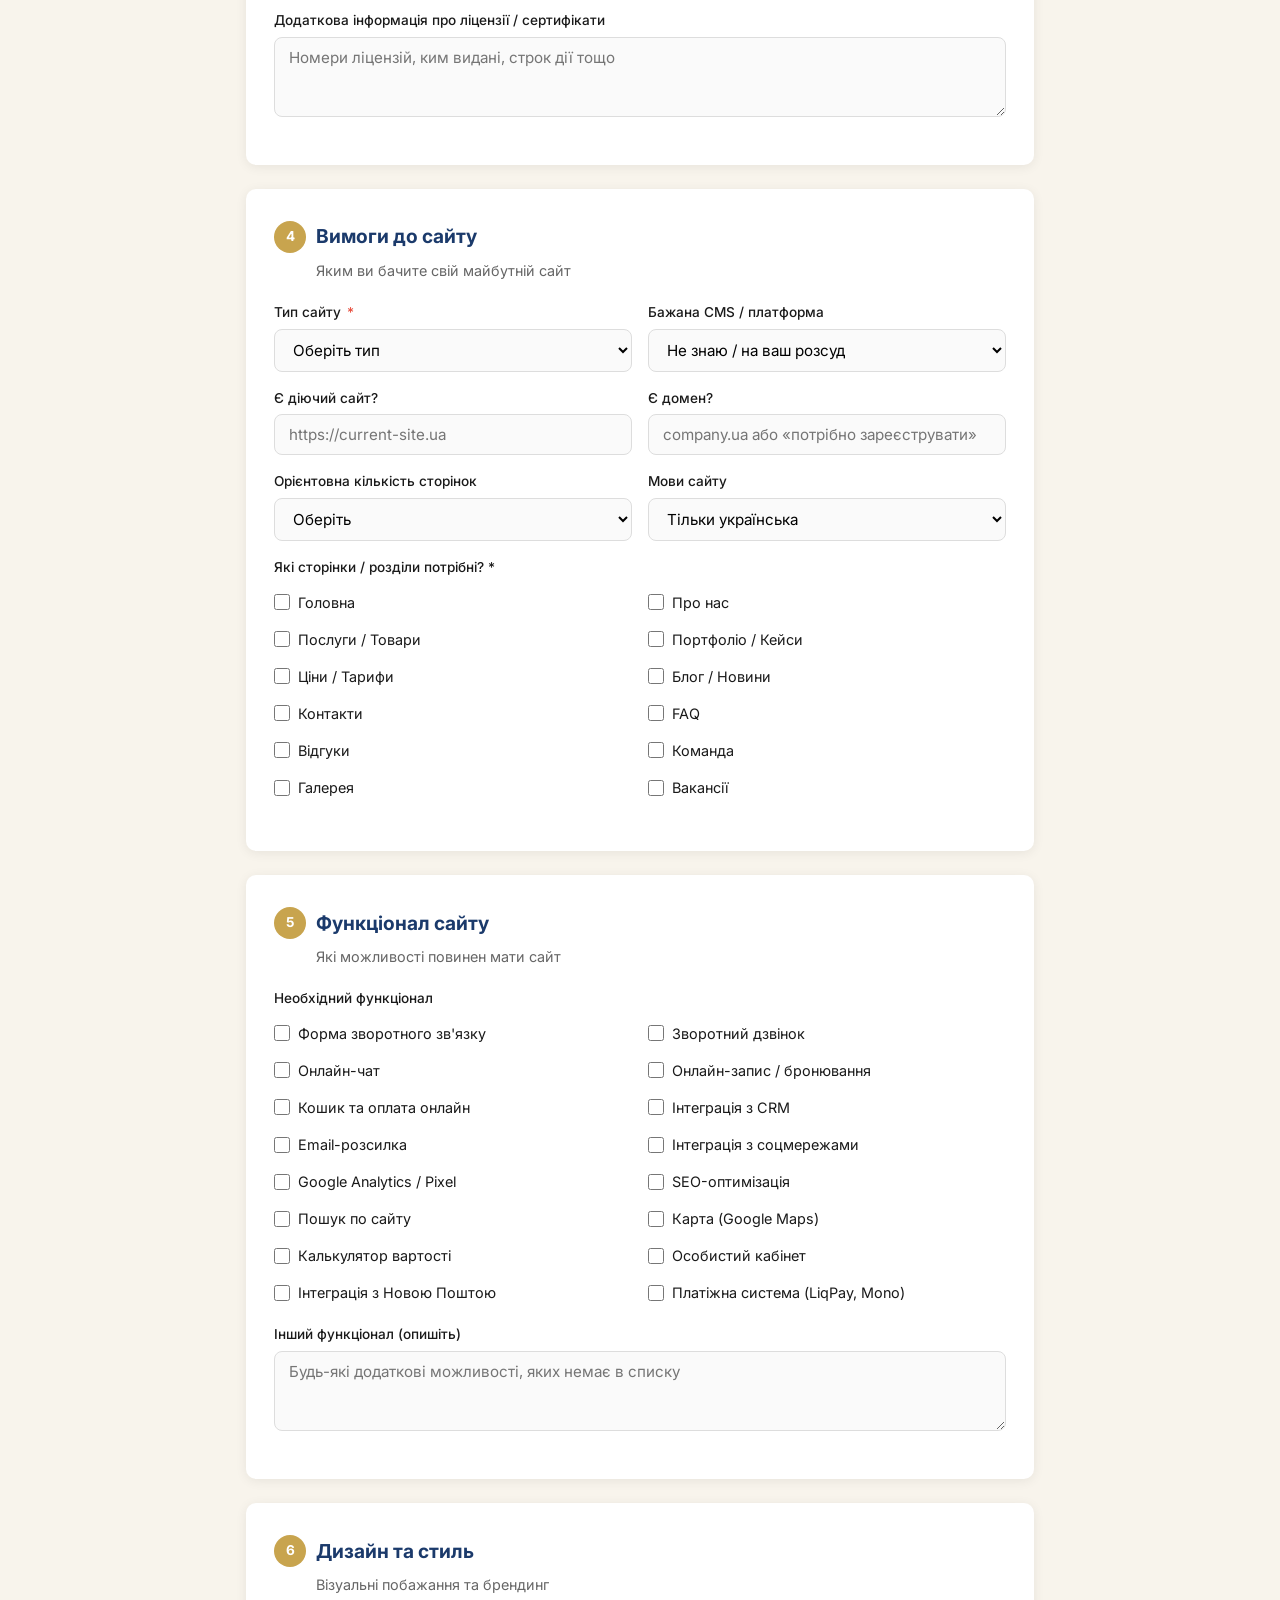
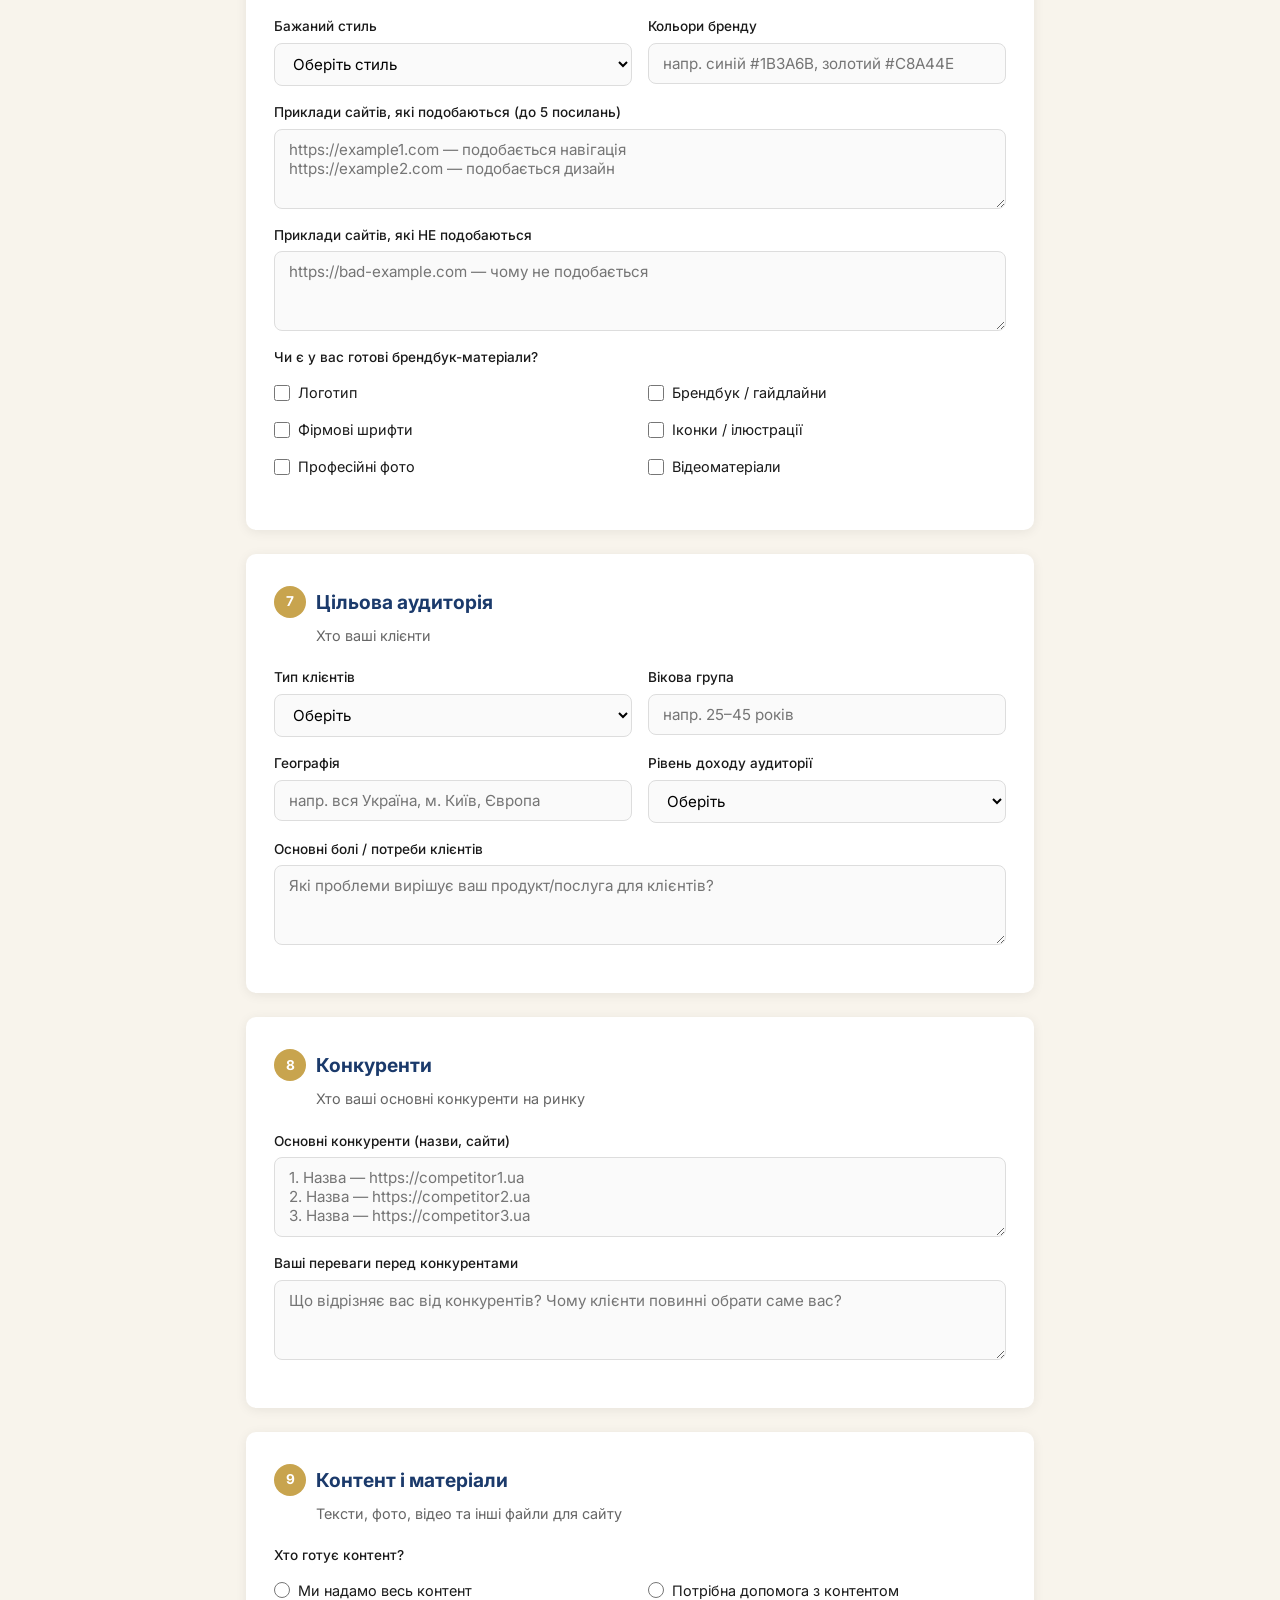
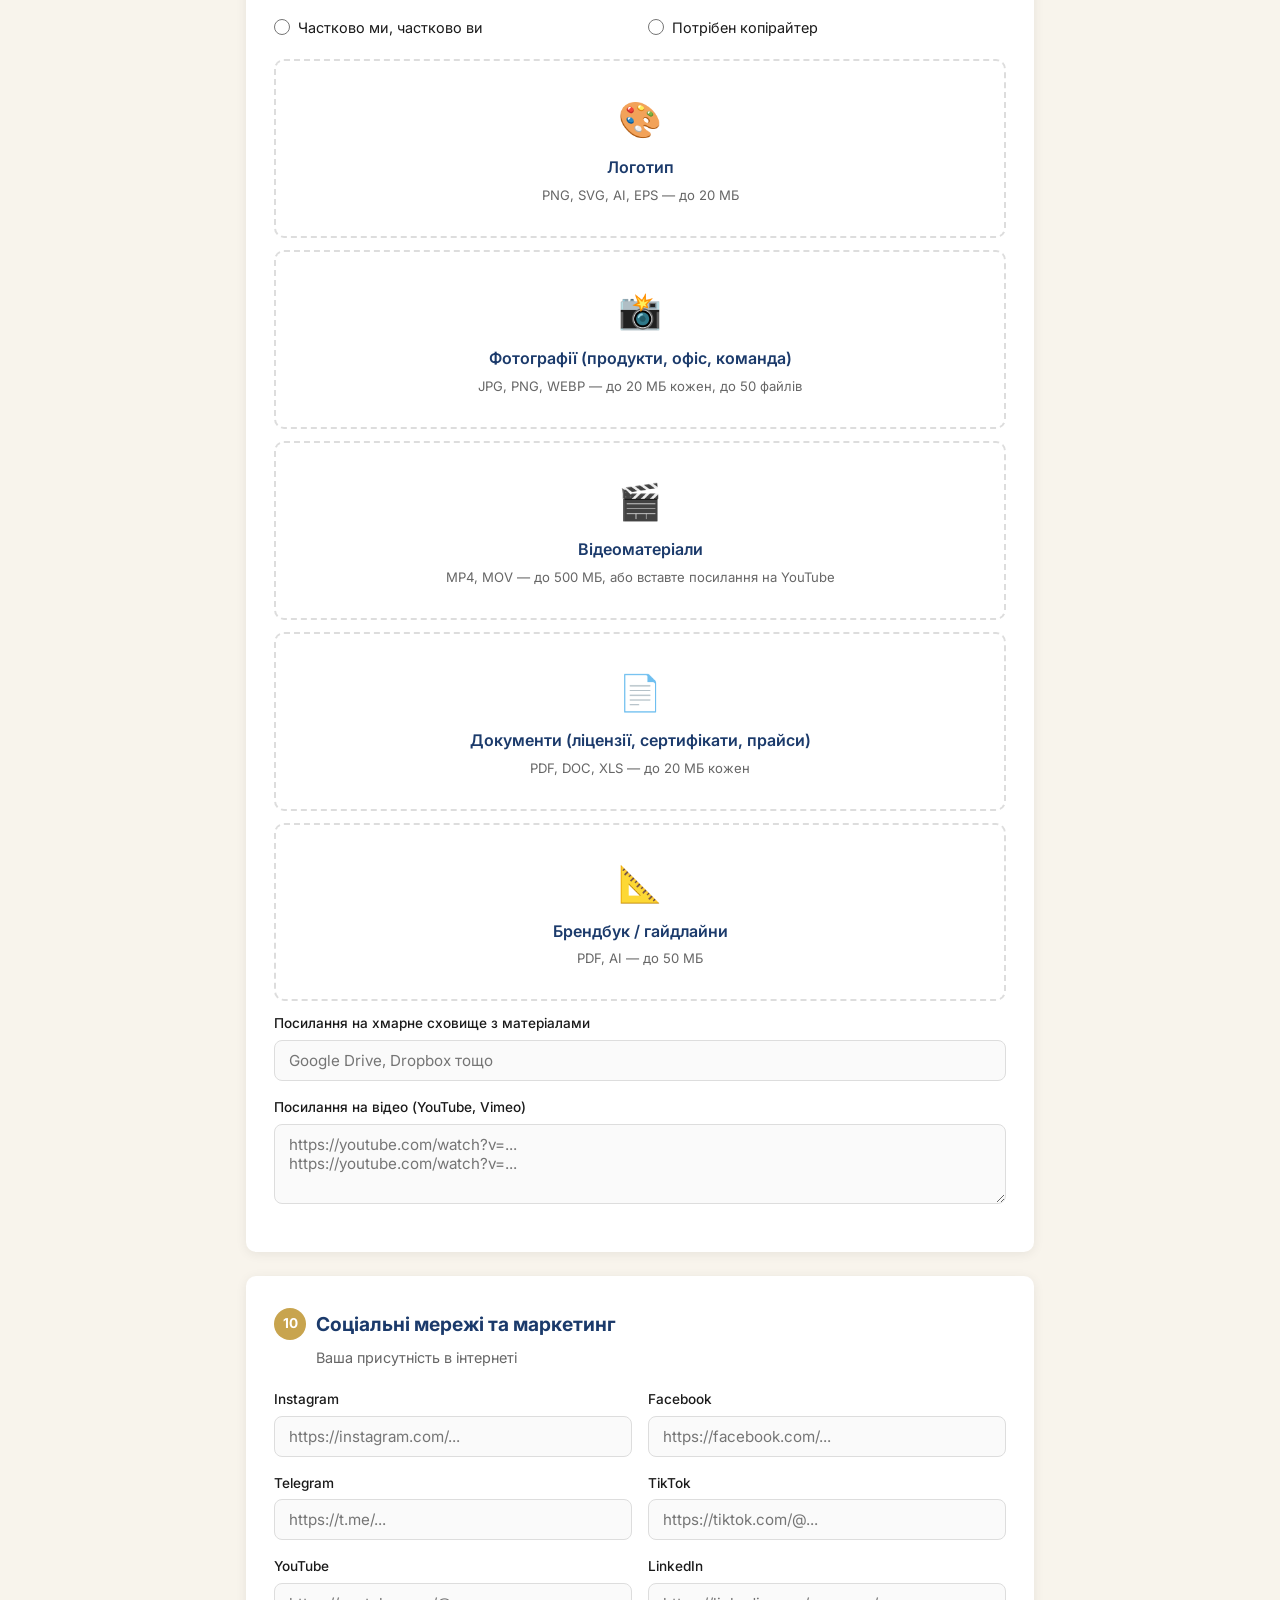
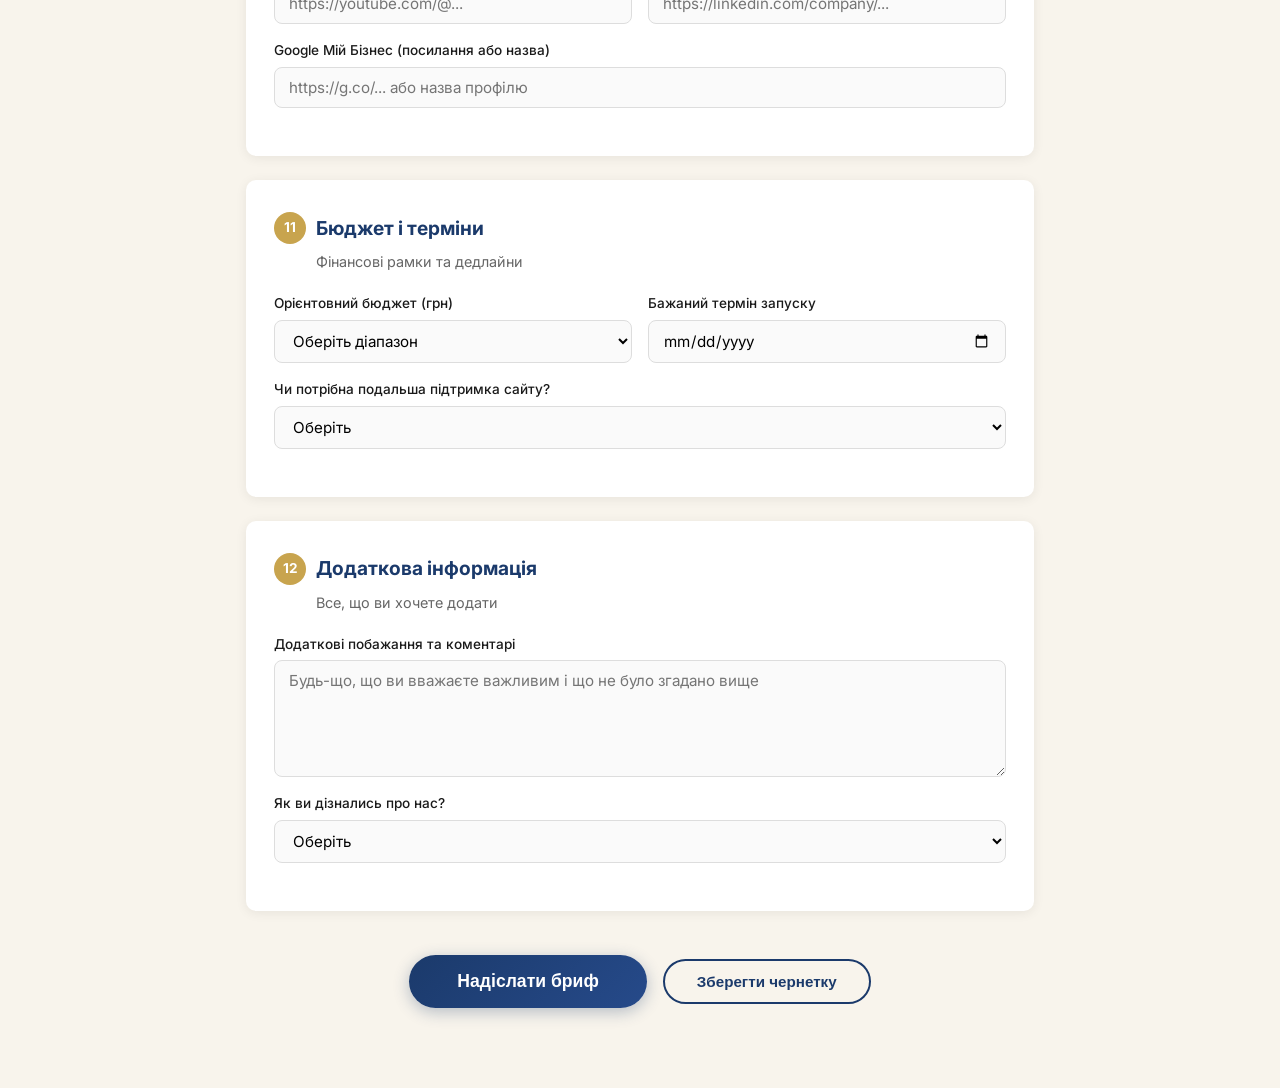
<file: brief.html>
<!DOCTYPE html>
<html lang="uk">
<head>
<meta charset="UTF-8">
<meta name="viewport" content="width=device-width, initial-scale=1.0">
<title>Бриф на розробку сайту</title>
<meta name="robots" content="noindex, follow">
<style>
  @import url('https://fonts.googleapis.com/css2?family=Inter:wght@400;500;600;700&display=swap');

  :root {
    --primary: #1B3A6B;
    --primary-light: #264A8A;
    --accent: #C8A44E;
    --accent-hover: #b8943e;
    --bg: #F8F4EC;
    --card: #ffffff;
    --text: #1a1a1a;
    --text-muted: #666;
    --border: #ddd;
    --success: #27ae60;
    --error: #e74c3c;
    --radius: 10px;
  }

  * { box-sizing: border-box; margin: 0; padding: 0; }

  body {
    font-family: 'Inter', sans-serif;
    background: var(--bg);
    color: var(--text);
    line-height: 1.6;
  }

  .header {
    background: linear-gradient(135deg, var(--primary), var(--primary-light));
    color: #fff;
    text-align: center;
    padding: 50px 20px 40px;
  }
  .header h1 { font-size: 2rem; font-weight: 700; margin-bottom: 8px; }
  .header p { opacity: .85; font-size: 1.05rem; max-width: 600px; margin: 0 auto; }

  .container {
    max-width: 820px;
    margin: -30px auto 60px;
    padding: 0 16px;
  }

  .section {
    background: var(--card);
    border-radius: var(--radius);
    box-shadow: 0 2px 12px rgba(0,0,0,.07);
    padding: 32px 28px;
    margin-bottom: 24px;
  }

  .section-title {
    font-size: 1.2rem;
    font-weight: 700;
    color: var(--primary);
    margin-bottom: 6px;
    display: flex;
    align-items: center;
    gap: 10px;
  }
  .section-title .num {
    background: var(--accent);
    color: #fff;
    width: 32px; height: 32px;
    border-radius: 50%;
    display: flex; align-items: center; justify-content: center;
    font-size: .85rem; font-weight: 700;
    flex-shrink: 0;
  }
  .section-desc {
    color: var(--text-muted);
    font-size: .9rem;
    margin-bottom: 20px;
    padding-left: 42px;
  }

  .form-row {
    display: grid;
    grid-template-columns: 1fr 1fr;
    gap: 16px;
    margin-bottom: 16px;
  }
  .form-row.full { grid-template-columns: 1fr; }
  .form-row.triple { grid-template-columns: 1fr 1fr 1fr; }

  .form-group { display: flex; flex-direction: column; }
  .form-group label {
    font-size: .85rem;
    font-weight: 500;
    margin-bottom: 5px;
    color: var(--text);
  }
  .form-group label .req { color: var(--error); margin-left: 2px; }

  input[type="text"],
  input[type="email"],
  input[type="tel"],
  input[type="url"],
  input[type="number"],
  input[type="date"],
  select,
  textarea {
    padding: 10px 14px;
    border: 1.5px solid var(--border);
    border-radius: 8px;
    font-family: inherit;
    font-size: .95rem;
    transition: border-color .2s;
    background: #fafafa;
  }
  input:focus, select:focus, textarea:focus {
    outline: none;
    border-color: var(--primary-light);
    background: #fff;
  }
  textarea { resize: vertical; min-height: 80px; }

  .checkbox-group { margin-bottom: 16px; }
  .checkbox-group .group-label {
    font-size: .85rem; font-weight: 500; margin-bottom: 8px;
  }
  .checkbox-grid {
    display: grid;
    grid-template-columns: 1fr 1fr;
    gap: 6px 16px;
  }
  .checkbox-grid label {
    display: flex; align-items: center; gap: 8px;
    font-size: .9rem; cursor: pointer; padding: 4px 0;
  }
  .checkbox-grid input[type="checkbox"],
  .checkbox-grid input[type="radio"] {
    accent-color: var(--primary);
    width: 16px; height: 16px;
  }

  /* File upload */
  .upload-zone {
    border: 2px dashed var(--border);
    border-radius: var(--radius);
    padding: 30px;
    text-align: center;
    cursor: pointer;
    transition: border-color .3s, background .3s;
    position: relative;
    margin-bottom: 12px;
  }
  .upload-zone:hover, .upload-zone.dragover {
    border-color: var(--accent);
    background: rgba(200,164,78,.06);
  }
  .upload-zone input[type="file"] {
    position: absolute; inset: 0; opacity: 0; cursor: pointer;
  }
  .upload-zone .icon { font-size: 2.2rem; margin-bottom: 8px; }
  .upload-zone .label { font-weight: 600; color: var(--primary); }
  .upload-zone .hint { font-size: .82rem; color: var(--text-muted); margin-top: 4px; }

  .file-list { list-style: none; }
  .file-list li {
    display: flex; align-items: center; justify-content: space-between;
    padding: 8px 12px; background: #f5f5f5; border-radius: 6px;
    margin-bottom: 6px; font-size: .88rem;
  }
  .file-list li .remove {
    background: none; border: none; color: var(--error);
    cursor: pointer; font-size: 1.1rem; font-weight: 700;
  }

  /* Progress bar */
  .progress-bar {
    position: sticky; top: 0; z-index: 100;
    background: #fff;
    box-shadow: 0 2px 8px rgba(0,0,0,.08);
    padding: 10px 20px;
  }
  .progress-track {
    height: 6px; background: #eee; border-radius: 3px; overflow: hidden;
  }
  .progress-fill {
    height: 100%; background: linear-gradient(90deg, var(--accent), var(--primary));
    border-radius: 3px; transition: width .4s ease;
    width: 0%;
  }
  .progress-text {
    font-size: .78rem; color: var(--text-muted); text-align: right; margin-top: 4px;
  }

  /* Submit */
  .submit-section { text-align: center; padding: 20px 0; }
  .btn-submit {
    background: linear-gradient(135deg, var(--primary), var(--primary-light));
    color: #fff;
    border: none;
    padding: 16px 48px;
    font-size: 1.1rem;
    font-weight: 600;
    border-radius: 50px;
    cursor: pointer;
    transition: transform .2s, box-shadow .2s;
    box-shadow: 0 4px 16px rgba(27,58,107,.3);
  }
  .btn-submit:hover {
    transform: translateY(-2px);
    box-shadow: 0 6px 24px rgba(27,58,107,.4);
  }
  .btn-submit:active { transform: translateY(0); }

  .btn-secondary {
    background: none; border: 2px solid var(--primary);
    color: var(--primary); padding: 12px 32px;
    font-size: .95rem; font-weight: 600;
    border-radius: 50px; cursor: pointer;
    margin-left: 12px; transition: all .2s;
  }
  .btn-secondary:hover {
    background: var(--primary); color: #fff;
  }

  /* Toast */
  .toast {
    position: fixed; bottom: 30px; right: 30px;
    background: var(--success); color: #fff;
    padding: 16px 24px; border-radius: var(--radius);
    font-weight: 600; box-shadow: 0 4px 20px rgba(0,0,0,.2);
    transform: translateY(100px); opacity: 0;
    transition: all .4s ease;
    z-index: 999;
  }
  .toast.show { transform: translateY(0); opacity: 1; }

  @media (max-width: 600px) {
    .form-row, .form-row.triple { grid-template-columns: 1fr; }
    .checkbox-grid { grid-template-columns: 1fr; }
    .section { padding: 20px 16px; }
    .header h1 { font-size: 1.5rem; }
  }
</style>
</head>
<body>

<div class="header">
  <h1>Бриф на розробку сайту</h1>
  <p>Заповніть форму якомога детальніше — це допоможе нам зрозуміти ваш проєкт і підготувати точну пропозицію</p>
</div>

<div class="progress-bar">
  <div class="progress-track"><div class="progress-fill" id="progressFill"></div></div>
  <div class="progress-text" id="progressText">0% заповнено</div>
</div>

<form id="briefForm" class="container">

  <!-- 1. Про компанію -->
  <div class="section" data-section="1">
    <div class="section-title"><span class="num">1</span> Про компанію</div>
    <div class="section-desc">Основна інформація про ваш бізнес</div>

    <div class="form-row">
      <div class="form-group">
        <label>Назва компанії / бренду <span class="req">*</span></label>
        <input type="text" name="company_name" required placeholder="ТОВ «Назва»">
      </div>
      <div class="form-group">
        <label>Сфера діяльності <span class="req">*</span></label>
        <input type="text" name="industry" required placeholder="напр. ресторанний бізнес, IT, медицина">
      </div>
    </div>

    <div class="form-row">
      <div class="form-group">
        <label>Код ЄДРПОУ</label>
        <input type="text" name="edrpou" placeholder="12345678">
      </div>
      <div class="form-group">
        <label>Рік заснування</label>
        <input type="number" name="year_founded" placeholder="2020" min="1900" max="2030">
      </div>
    </div>

    <div class="form-row full">
      <div class="form-group">
        <label>Короткий опис компанії <span class="req">*</span></label>
        <textarea name="company_desc" required placeholder="Чим займається компанія, які товари/послуги надає, які переваги перед конкурентами"></textarea>
      </div>
    </div>

    <div class="form-row full">
      <div class="form-group">
        <label>Місія та цінності компанії</label>
        <textarea name="mission" placeholder="Опишіть місію, цінності, філософію бренду"></textarea>
      </div>
    </div>
  </div>

  <!-- 2. Контактна інформація -->
  <div class="section" data-section="2">
    <div class="section-title"><span class="num">2</span> Контактна інформація</div>
    <div class="section-desc">Як з вами зв'язатися та де вас знайти</div>

    <div class="form-row">
      <div class="form-group">
        <label>Контактна особа <span class="req">*</span></label>
        <input type="text" name="contact_person" required placeholder="Прізвище Ім'я По батькові">
      </div>
      <div class="form-group">
        <label>Посада</label>
        <input type="text" name="position" placeholder="Директор, маркетолог тощо">
      </div>
    </div>

    <div class="form-row triple">
      <div class="form-group">
        <label>Телефон <span class="req">*</span></label>
        <input type="tel" name="phone" required placeholder="+380 XX XXX XX XX">
      </div>
      <div class="form-group">
        <label>Email <span class="req">*</span></label>
        <input type="email" name="email" required placeholder="info@company.ua">
      </div>
      <div class="form-group">
        <label>Telegram / Viber</label>
        <input type="text" name="messenger" placeholder="@username або номер">
      </div>
    </div>

    <div class="form-row">
      <div class="form-group">
        <label>Фізична адреса (офіс / точка)</label>
        <input type="text" name="address" placeholder="м. Київ, вул. Хрещатик, 1">
      </div>
      <div class="form-group">
        <label>Графік роботи</label>
        <input type="text" name="schedule" placeholder="Пн-Пт 9:00–18:00, Сб 10:00–15:00">
      </div>
    </div>

    <div class="form-row">
      <div class="form-group">
        <label>Координати на карті (Google Maps посилання)</label>
        <input type="url" name="map_link" placeholder="https://maps.google.com/...">
      </div>
      <div class="form-group">
        <label>Кількість філій / точок</label>
        <input type="number" name="branches" placeholder="1" min="0">
      </div>
    </div>
  </div>

  <!-- 3. Ліцензії та документи -->
  <div class="section" data-section="3">
    <div class="section-title"><span class="num">3</span> Ліцензії та юридична інформація</div>
    <div class="section-desc">Дозволи, сертифікати та документи для розміщення на сайті</div>

    <div class="checkbox-group">
      <div class="group-label">Які документи потрібно відобразити на сайті?</div>
      <div class="checkbox-grid">
        <label><input type="checkbox" name="docs[]" value="license"> Ліцензія на діяльність</label>
        <label><input type="checkbox" name="docs[]" value="certificates"> Сертифікати якості</label>
        <label><input type="checkbox" name="docs[]" value="iso"> ISO стандарти</label>
        <label><input type="checkbox" name="docs[]" value="permits"> Дозволи / патенти</label>
        <label><input type="checkbox" name="docs[]" value="privacy"> Політика конфіденційності</label>
        <label><input type="checkbox" name="docs[]" value="terms"> Умови використання</label>
        <label><input type="checkbox" name="docs[]" value="oferta"> Публічна оферта</label>
        <label><input type="checkbox" name="docs[]" value="returns"> Політика повернення</label>
      </div>
    </div>

    <div class="form-row full">
      <div class="form-group">
        <label>Додаткова інформація про ліцензії / сертифікати</label>
        <textarea name="license_details" placeholder="Номери ліцензій, ким видані, строк дії тощо"></textarea>
      </div>
    </div>
  </div>

  <!-- 4. Про сайт -->
  <div class="section" data-section="4">
    <div class="section-title"><span class="num">4</span> Вимоги до сайту</div>
    <div class="section-desc">Яким ви бачите свій майбутній сайт</div>

    <div class="form-row">
      <div class="form-group">
        <label>Тип сайту <span class="req">*</span></label>
        <select name="site_type" required>
          <option value="">Оберіть тип</option>
          <option value="landing">Лендінг (одна сторінка)</option>
          <option value="corporate">Корпоративний сайт</option>
          <option value="catalog">Каталог товарів / послуг</option>
          <option value="shop">Інтернет-магазин</option>
          <option value="portal">Портал / платформа</option>
          <option value="blog">Блог / медіа</option>
          <option value="other">Інше</option>
        </select>
      </div>
      <div class="form-group">
        <label>Бажана CMS / платформа</label>
        <select name="cms">
          <option value="">Не знаю / на ваш розсуд</option>
          <option value="wordpress">WordPress</option>
          <option value="shopify">Shopify</option>
          <option value="tilda">Tilda</option>
          <option value="webflow">Webflow</option>
          <option value="custom">Кастомна розробка</option>
          <option value="other">Інше</option>
        </select>
      </div>
    </div>

    <div class="form-row">
      <div class="form-group">
        <label>Є діючий сайт?</label>
        <input type="url" name="current_site" placeholder="https://current-site.ua">
      </div>
      <div class="form-group">
        <label>Є домен?</label>
        <input type="text" name="domain" placeholder="company.ua або «потрібно зареєструвати»">
      </div>
    </div>

    <div class="form-row">
      <div class="form-group">
        <label>Орієнтовна кількість сторінок</label>
        <select name="pages_count">
          <option value="">Оберіть</option>
          <option value="1-5">1–5</option>
          <option value="5-15">5–15</option>
          <option value="15-30">15–30</option>
          <option value="30+">30+</option>
        </select>
      </div>
      <div class="form-group">
        <label>Мови сайту</label>
        <select name="languages">
          <option value="uk">Тільки українська</option>
          <option value="uk-en">Українська + англійська</option>
          <option value="uk-ru">Українська + російська</option>
          <option value="multi">Мультимовний (3+)</option>
        </select>
      </div>
    </div>

    <div class="checkbox-group">
      <div class="group-label">Які сторінки / розділи потрібні? <span class="req">*</span></div>
      <div class="checkbox-grid">
        <label><input type="checkbox" name="pages[]" value="home"> Головна</label>
        <label><input type="checkbox" name="pages[]" value="about"> Про нас</label>
        <label><input type="checkbox" name="pages[]" value="services"> Послуги / Товари</label>
        <label><input type="checkbox" name="pages[]" value="portfolio"> Портфоліо / Кейси</label>
        <label><input type="checkbox" name="pages[]" value="pricing"> Ціни / Тарифи</label>
        <label><input type="checkbox" name="pages[]" value="blog"> Блог / Новини</label>
        <label><input type="checkbox" name="pages[]" value="contacts"> Контакти</label>
        <label><input type="checkbox" name="pages[]" value="faq"> FAQ</label>
        <label><input type="checkbox" name="pages[]" value="reviews"> Відгуки</label>
        <label><input type="checkbox" name="pages[]" value="team"> Команда</label>
        <label><input type="checkbox" name="pages[]" value="gallery"> Галерея</label>
        <label><input type="checkbox" name="pages[]" value="vacancies"> Вакансії</label>
      </div>
    </div>
  </div>

  <!-- 5. Функціонал -->
  <div class="section" data-section="5">
    <div class="section-title"><span class="num">5</span> Функціонал сайту</div>
    <div class="section-desc">Які можливості повинен мати сайт</div>

    <div class="checkbox-group">
      <div class="group-label">Необхідний функціонал</div>
      <div class="checkbox-grid">
        <label><input type="checkbox" name="features[]" value="contact_form"> Форма зворотного зв'язку</label>
        <label><input type="checkbox" name="features[]" value="callback"> Зворотний дзвінок</label>
        <label><input type="checkbox" name="features[]" value="online_chat"> Онлайн-чат</label>
        <label><input type="checkbox" name="features[]" value="booking"> Онлайн-запис / бронювання</label>
        <label><input type="checkbox" name="features[]" value="cart"> Кошик та оплата онлайн</label>
        <label><input type="checkbox" name="features[]" value="crm"> Інтеграція з CRM</label>
        <label><input type="checkbox" name="features[]" value="newsletter"> Email-розсилка</label>
        <label><input type="checkbox" name="features[]" value="social"> Інтеграція з соцмережами</label>
        <label><input type="checkbox" name="features[]" value="analytics"> Google Analytics / Pixel</label>
        <label><input type="checkbox" name="features[]" value="seo"> SEO-оптимізація</label>
        <label><input type="checkbox" name="features[]" value="search"> Пошук по сайту</label>
        <label><input type="checkbox" name="features[]" value="map"> Карта (Google Maps)</label>
        <label><input type="checkbox" name="features[]" value="calculator"> Калькулятор вартості</label>
        <label><input type="checkbox" name="features[]" value="auth"> Особистий кабінет</label>
        <label><input type="checkbox" name="features[]" value="delivery"> Інтеграція з Новою Поштою</label>
        <label><input type="checkbox" name="features[]" value="payment"> Платіжна система (LiqPay, Mono)</label>
      </div>
    </div>

    <div class="form-row full">
      <div class="form-group">
        <label>Інший функціонал (опишіть)</label>
        <textarea name="custom_features" placeholder="Будь-які додаткові можливості, яких немає в списку"></textarea>
      </div>
    </div>
  </div>

  <!-- 6. Дизайн -->
  <div class="section" data-section="6">
    <div class="section-title"><span class="num">6</span> Дизайн та стиль</div>
    <div class="section-desc">Візуальні побажання та брендинг</div>

    <div class="form-row">
      <div class="form-group">
        <label>Бажаний стиль</label>
        <select name="design_style">
          <option value="">Оберіть стиль</option>
          <option value="minimal">Мінімалізм</option>
          <option value="corporate">Корпоративний / строгий</option>
          <option value="creative">Креативний / яскравий</option>
          <option value="premium">Преміум / люксовий</option>
          <option value="friendly">Дружній / неформальний</option>
          <option value="eco">Еко / натуральний</option>
          <option value="tech">Технологічний / футуристичний</option>
        </select>
      </div>
      <div class="form-group">
        <label>Кольори бренду</label>
        <input type="text" name="brand_colors" placeholder="напр. синій #1B3A6B, золотий #C8A44E">
      </div>
    </div>

    <div class="form-row full">
      <div class="form-group">
        <label>Приклади сайтів, які подобаються (до 5 посилань)</label>
        <textarea name="reference_sites" placeholder="https://example1.com — подобається навігація&#10;https://example2.com — подобається дизайн"></textarea>
      </div>
    </div>

    <div class="form-row full">
      <div class="form-group">
        <label>Приклади сайтів, які НЕ подобаються</label>
        <textarea name="dislike_sites" placeholder="https://bad-example.com — чому не подобається"></textarea>
      </div>
    </div>

    <div class="checkbox-group">
      <div class="group-label">Чи є у вас готові брендбук-матеріали?</div>
      <div class="checkbox-grid">
        <label><input type="checkbox" name="brand[]" value="logo"> Логотип</label>
        <label><input type="checkbox" name="brand[]" value="brandbook"> Брендбук / гайдлайни</label>
        <label><input type="checkbox" name="brand[]" value="fonts"> Фірмові шрифти</label>
        <label><input type="checkbox" name="brand[]" value="icons"> Іконки / ілюстрації</label>
        <label><input type="checkbox" name="brand[]" value="photos"> Професійні фото</label>
        <label><input type="checkbox" name="brand[]" value="videos"> Відеоматеріали</label>
      </div>
    </div>
  </div>

  <!-- 7. Цільова аудиторія -->
  <div class="section" data-section="7">
    <div class="section-title"><span class="num">7</span> Цільова аудиторія</div>
    <div class="section-desc">Хто ваші клієнти</div>

    <div class="form-row">
      <div class="form-group">
        <label>Тип клієнтів</label>
        <select name="audience_type">
          <option value="">Оберіть</option>
          <option value="b2c">B2C (фізичні особи)</option>
          <option value="b2b">B2B (бізнес)</option>
          <option value="both">Обидва</option>
        </select>
      </div>
      <div class="form-group">
        <label>Вікова група</label>
        <input type="text" name="age_group" placeholder="напр. 25–45 років">
      </div>
    </div>

    <div class="form-row">
      <div class="form-group">
        <label>Географія</label>
        <input type="text" name="geography" placeholder="напр. вся Україна, м. Київ, Європа">
      </div>
      <div class="form-group">
        <label>Рівень доходу аудиторії</label>
        <select name="income_level">
          <option value="">Оберіть</option>
          <option value="low">Економ-сегмент</option>
          <option value="mid">Середній</option>
          <option value="high">Преміум</option>
          <option value="mixed">Різний</option>
        </select>
      </div>
    </div>

    <div class="form-row full">
      <div class="form-group">
        <label>Основні болі / потреби клієнтів</label>
        <textarea name="client_needs" placeholder="Які проблеми вирішує ваш продукт/послуга для клієнтів?"></textarea>
      </div>
    </div>
  </div>

  <!-- 8. Конкуренти -->
  <div class="section" data-section="8">
    <div class="section-title"><span class="num">8</span> Конкуренти</div>
    <div class="section-desc">Хто ваші основні конкуренти на ринку</div>

    <div class="form-row full">
      <div class="form-group">
        <label>Основні конкуренти (назви, сайти)</label>
        <textarea name="competitors" placeholder="1. Назва — https://competitor1.ua&#10;2. Назва — https://competitor2.ua&#10;3. Назва — https://competitor3.ua"></textarea>
      </div>
    </div>

    <div class="form-row full">
      <div class="form-group">
        <label>Ваші переваги перед конкурентами</label>
        <textarea name="advantages" placeholder="Що відрізняє вас від конкурентів? Чому клієнти повинні обрати саме вас?"></textarea>
      </div>
    </div>
  </div>

  <!-- 9. Контент і матеріали -->
  <div class="section" data-section="9">
    <div class="section-title"><span class="num">9</span> Контент і матеріали</div>
    <div class="section-desc">Тексти, фото, відео та інші файли для сайту</div>

    <div class="checkbox-group">
      <div class="group-label">Хто готує контент?</div>
      <div class="checkbox-grid">
        <label><input type="radio" name="content_source" value="client"> Ми надамо весь контент</label>
        <label><input type="radio" name="content_source" value="studio"> Потрібна допомога з контентом</label>
        <label><input type="radio" name="content_source" value="both"> Частково ми, частково ви</label>
        <label><input type="radio" name="content_source" value="copywriter"> Потрібен копірайтер</label>
      </div>
    </div>

    <!-- Логотип -->
    <div class="upload-zone" id="dropLogo">
      <div class="icon">🎨</div>
      <div class="label">Логотип</div>
      <div class="hint">PNG, SVG, AI, EPS — до 20 МБ</div>
      <input type="file" name="logo" accept=".png,.svg,.ai,.eps,.pdf" multiple>
    </div>
    <ul class="file-list" id="listLogo"></ul>

    <!-- Фотографії -->
    <div class="upload-zone" id="dropPhotos">
      <div class="icon">📸</div>
      <div class="label">Фотографії (продукти, офіс, команда)</div>
      <div class="hint">JPG, PNG, WEBP — до 20 МБ кожен, до 50 файлів</div>
      <input type="file" name="photos" accept="image/*" multiple>
    </div>
    <ul class="file-list" id="listPhotos"></ul>

    <!-- Відео -->
    <div class="upload-zone" id="dropVideos">
      <div class="icon">🎬</div>
      <div class="label">Відеоматеріали</div>
      <div class="hint">MP4, MOV — до 500 МБ, або вставте посилання на YouTube</div>
      <input type="file" name="videos" accept="video/*" multiple>
    </div>
    <ul class="file-list" id="listVideos"></ul>

    <!-- Документи -->
    <div class="upload-zone" id="dropDocs">
      <div class="icon">📄</div>
      <div class="label">Документи (ліцензії, сертифікати, прайси)</div>
      <div class="hint">PDF, DOC, XLS — до 20 МБ кожен</div>
      <input type="file" name="documents" accept=".pdf,.doc,.docx,.xls,.xlsx" multiple>
    </div>
    <ul class="file-list" id="listDocs"></ul>

    <!-- Брендбук -->
    <div class="upload-zone" id="dropBrand">
      <div class="icon">📐</div>
      <div class="label">Брендбук / гайдлайни</div>
      <div class="hint">PDF, AI — до 50 МБ</div>
      <input type="file" name="brandbook" accept=".pdf,.ai,.eps" multiple>
    </div>
    <ul class="file-list" id="listBrand"></ul>

    <div class="form-row full">
      <div class="form-group">
        <label>Посилання на хмарне сховище з матеріалами</label>
        <input type="url" name="cloud_link" placeholder="Google Drive, Dropbox тощо">
      </div>
    </div>

    <div class="form-row full">
      <div class="form-group">
        <label>Посилання на відео (YouTube, Vimeo)</label>
        <textarea name="video_links" placeholder="https://youtube.com/watch?v=...&#10;https://youtube.com/watch?v=..."></textarea>
      </div>
    </div>
  </div>

  <!-- 10. Соціальні мережі -->
  <div class="section" data-section="10">
    <div class="section-title"><span class="num">10</span> Соціальні мережі та маркетинг</div>
    <div class="section-desc">Ваша присутність в інтернеті</div>

    <div class="form-row">
      <div class="form-group">
        <label>Instagram</label>
        <input type="url" name="instagram" placeholder="https://instagram.com/...">
      </div>
      <div class="form-group">
        <label>Facebook</label>
        <input type="url" name="facebook" placeholder="https://facebook.com/...">
      </div>
    </div>
    <div class="form-row">
      <div class="form-group">
        <label>Telegram</label>
        <input type="url" name="telegram" placeholder="https://t.me/...">
      </div>
      <div class="form-group">
        <label>TikTok</label>
        <input type="url" name="tiktok" placeholder="https://tiktok.com/@...">
      </div>
    </div>
    <div class="form-row">
      <div class="form-group">
        <label>YouTube</label>
        <input type="url" name="youtube" placeholder="https://youtube.com/@...">
      </div>
      <div class="form-group">
        <label>LinkedIn</label>
        <input type="url" name="linkedin" placeholder="https://linkedin.com/company/...">
      </div>
    </div>
    <div class="form-row full">
      <div class="form-group">
        <label>Google Мій Бізнес (посилання або назва)</label>
        <input type="text" name="google_business" placeholder="https://g.co/... або назва профілю">
      </div>
    </div>
  </div>

  <!-- 11. Бюджет і терміни -->
  <div class="section" data-section="11">
    <div class="section-title"><span class="num">11</span> Бюджет і терміни</div>
    <div class="section-desc">Фінансові рамки та дедлайни</div>

    <div class="form-row">
      <div class="form-group">
        <label>Орієнтовний бюджет (грн)</label>
        <select name="budget">
          <option value="">Оберіть діапазон</option>
          <option value="10-25k">10 000 – 25 000 грн</option>
          <option value="25-50k">25 000 – 50 000 грн</option>
          <option value="50-100k">50 000 – 100 000 грн</option>
          <option value="100-200k">100 000 – 200 000 грн</option>
          <option value="200k+">Більше 200 000 грн</option>
          <option value="discuss">Готовий обговорити</option>
        </select>
      </div>
      <div class="form-group">
        <label>Бажаний термін запуску</label>
        <input type="date" name="deadline">
      </div>
    </div>

    <div class="form-row full">
      <div class="form-group">
        <label>Чи потрібна подальша підтримка сайту?</label>
        <select name="support">
          <option value="">Оберіть</option>
          <option value="no">Ні, тільки розробка</option>
          <option value="basic">Базова (хостинг, оновлення)</option>
          <option value="full">Повна (контент, SEO, технічна)</option>
          <option value="discuss">Обговоримо</option>
        </select>
      </div>
    </div>
  </div>

  <!-- 12. Додатково -->
  <div class="section" data-section="12">
    <div class="section-title"><span class="num">12</span> Додаткова інформація</div>
    <div class="section-desc">Все, що ви хочете додати</div>

    <div class="form-row full">
      <div class="form-group">
        <label>Додаткові побажання та коментарі</label>
        <textarea name="additional" rows="5" placeholder="Будь-що, що ви вважаєте важливим і що не було згадано вище"></textarea>
      </div>
    </div>

    <div class="form-row full">
      <div class="form-group">
        <label>Як ви дізнались про нас?</label>
        <select name="referral">
          <option value="">Оберіть</option>
          <option value="google">Пошук Google</option>
          <option value="social">Соціальні мережі</option>
          <option value="recommendation">Рекомендація</option>
          <option value="ads">Реклама</option>
          <option value="other">Інше</option>
        </select>
      </div>
    </div>
  </div>

  <!-- Submit -->
  <div class="submit-section">
    <button type="submit" class="btn-submit">Надіслати бриф</button>
    <button type="button" class="btn-secondary" onclick="saveDraft()">Зберегти чернетку</button>
  </div>

</form>

<div class="toast" id="toast"></div>

<script>
// =====================================================
// ВАЖНО: вставьте URL вашего Google Apps Script сюда
const APPS_SCRIPT_URL = 'https://script.google.com/macros/s/AKfycbxCkPhqAz3ipFRa5IS_3g8S6SF69VGJ_5E_0afOfP8CTwygQ3uYeIu1RnRSQSezV5Y/exec';
// =====================================================

const form = document.getElementById('briefForm');
const requiredFields = form.querySelectorAll('input[required], select[required], textarea[required]');
const progressFill = document.getElementById('progressFill');
const progressText = document.getElementById('progressText');

// Собираем все загруженные файлы по зонам
const uploadedFiles = {};

// --- Progress bar ---
function updateProgress() {
  let filled = 0;
  requiredFields.forEach(f => { if (f.value && f.value.trim()) filled++; });
  const pct = Math.round((filled / requiredFields.length) * 100);
  progressFill.style.width = pct + '%';
  progressText.textContent = pct + '% заповнено';
}
form.addEventListener('input', updateProgress);
form.addEventListener('change', updateProgress);

// --- File uploads with drag & drop ---
document.querySelectorAll('.upload-zone').forEach(zone => {
  const input = zone.querySelector('input[type="file"]');
  const zoneId = zone.id;
  const listId = 'list' + zoneId.replace('drop', '');
  const list = document.getElementById(listId);
  uploadedFiles[zoneId] = [];

  zone.addEventListener('dragover', e => { e.preventDefault(); zone.classList.add('dragover'); });
  zone.addEventListener('dragleave', () => zone.classList.remove('dragover'));
  zone.addEventListener('drop', e => {
    e.preventDefault();
    zone.classList.remove('dragover');
    addFiles(e.dataTransfer.files);
  });
  input.addEventListener('change', () => { addFiles(input.files); input.value = ''; });

  function addFiles(fileList) {
    [...fileList].forEach(f => {
      // Лимит 10 МБ на файл для base64 через Apps Script
      if (f.size > 10 * 1024 * 1024) {
        showToast('⚠ ' + f.name + ' перевищує 10 МБ. Завантажте через Google Drive.');
        return;
      }
      uploadedFiles[zoneId].push(f);
      const li = document.createElement('li');
      const size = (f.size / 1024 / 1024).toFixed(1);
      li.innerHTML = '<span>' + f.name + ' (' + size + ' МБ)</span>';
      const btn = document.createElement('button');
      btn.className = 'remove';
      btn.textContent = '×';
      btn.onclick = () => {
        const idx = uploadedFiles[zoneId].indexOf(f);
        if (idx > -1) uploadedFiles[zoneId].splice(idx, 1);
        li.remove();
      };
      li.appendChild(btn);
      list.appendChild(li);
    });
  }
});

// --- Читаем файл как base64 ---
function readFileAsBase64(file) {
  return new Promise((resolve, reject) => {
    const reader = new FileReader();
    reader.onload = () => {
      const base64 = reader.result.split(',')[1];
      resolve({
        name: file.name,
        mimeType: file.type || 'application/octet-stream',
        size: file.size,
        data: base64
      });
    };
    reader.onerror = reject;
    reader.readAsDataURL(file);
  });
}

// --- Собираем данные формы ---
function collectFormData() {
  const fd = new FormData(form);
  const obj = {};
  for (const [key, val] of fd.entries()) {
    if (obj[key]) {
      if (!Array.isArray(obj[key])) obj[key] = [obj[key]];
      obj[key].push(val);
    } else {
      obj[key] = val;
    }
  }
  return obj;
}

// --- Сохранить черновик ---
function saveDraft() {
  const obj = collectFormData();
  try {
    const blob = new Blob([JSON.stringify(obj, null, 2)], { type: 'application/json' });
    const url = URL.createObjectURL(blob);
    const a = document.createElement('a');
    a.href = url; a.download = 'brief-draft.json'; a.click();
    URL.revokeObjectURL(url);
    showToast('Чернетку збережено як файл');
  } catch(e) {
    showToast('Помилка збереження');
  }
}

// --- Модальное окно прогресса ---
function showSendingModal() {
  const overlay = document.createElement('div');
  overlay.id = 'sendingOverlay';
  overlay.style.cssText = 'position:fixed;inset:0;background:rgba(0,0,0,.5);z-index:1000;display:flex;align-items:center;justify-content:center';
  overlay.innerHTML = `
    <div style="background:#fff;border-radius:16px;padding:40px 50px;text-align:center;box-shadow:0 8px 40px rgba(0,0,0,.3)">
      <div id="sendingSpinner" style="width:50px;height:50px;border:4px solid #eee;border-top:4px solid #1B3A6B;border-radius:50%;animation:spin 1s linear infinite;margin:0 auto 20px"></div>
      <div id="sendingStatus" style="font-size:1.1rem;font-weight:600;color:#1B3A6B">Надсилаємо бриф...</div>
      <div id="sendingDetail" style="font-size:.85rem;color:#666;margin-top:8px">Підготовка файлів</div>
    </div>
  `;
  document.body.appendChild(overlay);
  const style = document.createElement('style');
  style.textContent = '@keyframes spin{to{transform:rotate(360deg)}}';
  document.head.appendChild(style);
}

function updateSendingModal(status, detail) {
  const s = document.getElementById('sendingStatus');
  const d = document.getElementById('sendingDetail');
  if (s) s.textContent = status;
  if (d) d.textContent = detail;
}

function hideSendingModal() {
  const el = document.getElementById('sendingOverlay');
  if (el) el.remove();
}

// --- Показать результат ---
function showResult(success, message) {
  hideSendingModal();
  const overlay = document.createElement('div');
  overlay.style.cssText = 'position:fixed;inset:0;background:rgba(0,0,0,.5);z-index:1000;display:flex;align-items:center;justify-content:center';
  overlay.innerHTML = `
    <div style="background:#fff;border-radius:16px;padding:40px 50px;text-align:center;max-width:440px;box-shadow:0 8px 40px rgba(0,0,0,.3)">
      <div style="font-size:3rem;margin-bottom:16px">${success ? '✅' : '❌'}</div>
      <div style="font-size:1.2rem;font-weight:700;color:${success ? '#27ae60' : '#e74c3c'};margin-bottom:12px">
        ${success ? 'Бриф надіслано!' : 'Помилка'}
      </div>
      <div style="font-size:.95rem;color:#444;line-height:1.5">${message}</div>
      <button onclick="this.closest('div[style]').parentElement.remove()" style="margin-top:20px;padding:10px 30px;background:#1B3A6B;color:#fff;border:none;border-radius:8px;font-size:1rem;cursor:pointer">OK</button>
    </div>
  `;
  document.body.appendChild(overlay);
}

// --- Отправка формы ---
form.addEventListener('submit', async e => {
  e.preventDefault();

  if (APPS_SCRIPT_URL === 'ВСТАВТЕ_URL_СЮДИ') {
    showToast('⚠ Спочатку налаштуйте Google Apps Script (див. інструкцію)');
    return;
  }

  const fields = collectFormData();

  // Валидация обязательных
  const missing = [];
  requiredFields.forEach(f => {
    if (!f.value || !f.value.trim()) {
      const label = f.closest('.form-group')?.querySelector('label')?.textContent?.replace('*','').trim();
      missing.push(label || f.name);
      f.style.borderColor = '#e74c3c';
    } else {
      f.style.borderColor = '';
    }
  });
  if (missing.length) {
    showToast('Заповніть обов\'язкові поля: ' + missing.join(', '));
    return;
  }

  showSendingModal();

  // Собираем файлы в base64
  const allFiles = [];
  let fileIdx = 0;
  const allZones = Object.keys(uploadedFiles);
  for (const zoneId of allZones) {
    for (const file of uploadedFiles[zoneId]) {
      fileIdx++;
      updateSendingModal('Надсилаємо бриф...', 'Обробка файлу ' + fileIdx + ': ' + file.name);
      try {
        const b64 = await readFileAsBase64(file);
        allFiles.push(b64);
      } catch(err) {
        console.error('File read error:', file.name, err);
      }
    }
  }

  updateSendingModal('Надсилаємо бриф...', 'Відправка на сервер...');

  try {
    const response = await fetch(APPS_SCRIPT_URL, {
      method: 'POST',
      headers: { 'Content-Type': 'text/plain' },
      body: JSON.stringify({ fields, files: allFiles })
    });
    const result = await response.json();

    if (result.success) {
      showResult(true,
        'Дякуємо! Ваш бриф збережено.<br>' +
        (result.filesUploaded > 0 ? 'Файлів завантажено: ' + result.filesUploaded + '<br>' : '') +
        'Ми зв\'яжемося з вами найближчим часом.'
      );
      form.reset();
      updateProgress();
      // Очистить списки файлов
      document.querySelectorAll('.file-list').forEach(ul => ul.innerHTML = '');
      Object.keys(uploadedFiles).forEach(k => uploadedFiles[k] = []);
    } else {
      showResult(false, 'Сталася помилка: ' + (result.error || 'Невідома помилка') + '<br>Спробуйте ще раз або зверніться за допомогою.');
    }
  } catch(err) {
    showResult(false, 'Помилка з\'єднання з сервером.<br>Перевірте інтернет та спробуйте ще раз.');
    console.error('Submit error:', err);
  }
});

// --- Toast ---
function showToast(msg) {
  const t = document.getElementById('toast');
  t.textContent = msg;
  t.classList.add('show');
  setTimeout(() => t.classList.remove('show'), 4000);
}

// Init
updateProgress();
</script>

</body>
</html>
</file>
<file: assets/faces.css>
.faces-section{background:#11243e;color:#fff;border-block:1px solid rgba(212,168,67,.3);padding:16px 0 18px;overflow:hidden;scroll-margin-top:20px}
.faces-heading{max-width:1100px;margin:0 auto 12px;padding:0 24px;display:flex;align-items:center;justify-content:space-between;gap:20px}
.faces-heading h2{font-size:1.1rem;font-weight:700;letter-spacing:.03em;margin:0;color:#efd18c}
.faces-heading p{font-size:.72rem;color:#acb9cd;margin-top:3px}
.faces-toggle{display:inline-flex;align-items:center;justify-content:center;gap:8px;min-width:112px;min-height:44px;padding:8px 14px;border:1px solid rgba(212,168,67,.45);border-radius:8px;background:transparent;color:#efd18c;font:600 .75rem 'Montserrat',sans-serif;cursor:pointer}
.faces-toggle[hidden]{display:none}
.faces-toggle:hover{background:rgba(212,168,67,.1);border-color:#d4a843}
.faces-toggle:focus-visible,.faces-viewport:focus-visible{outline:2px solid #efd18c;outline-offset:-3px}
.faces-toggle svg{width:15px;height:15px;fill:currentColor;flex-shrink:0}
.faces-toggle .faces-play-icon{display:none}
.faces-toggle[aria-pressed="true"] .faces-play-icon{display:block}
.faces-toggle[aria-pressed="true"] .faces-pause-icon{display:none}
.faces-viewport{overflow-x:auto;overflow-y:hidden;scrollbar-width:none;overscroll-behavior-x:contain;touch-action:pan-x pan-y;mask-image:linear-gradient(to right,transparent,#000 4%,#000 96%,transparent)}
.faces-viewport::-webkit-scrollbar{display:none}
.faces-track{display:flex;width:max-content}
.faces-group{display:flex;gap:5px;padding:0 5px 0 0;margin:0;list-style:none;flex-shrink:0}
.face-portrait{width:clamp(52px,5.333333vw,73.333333px);aspect-ratio:3 / 4;flex-shrink:0;position:relative;border-radius:4px;overflow:hidden;box-shadow:inset 0 0 0 1px rgba(212,168,67,.3)}
.face-portrait::before{content:'';position:absolute;inset:0;background-image:url('faces-atlas-v2.webp');background-size:400% 400%;background-position:var(--face-x) var(--face-y);background-repeat:no-repeat}
.face-portrait::after{content:'';position:absolute;inset:0;border:1px solid rgba(212,168,67,.25);border-radius:inherit;background:linear-gradient(transparent 75%,rgba(17,36,62,.22));pointer-events:none}
@media(max-width:600px){
  .faces-section{padding:14px 0}
  .faces-heading{padding-inline:19px;gap:12px;margin-bottom:10px}
  .faces-heading h2{font-size:.95rem}
  .faces-heading p{font-size:.65rem}
  .faces-toggle{min-width:98px;padding-inline:10px;font-size:.7rem}
  .faces-group{gap:4px;padding-right:4px}
  .face-portrait{width:52px;border-radius:4px}
  .faces-viewport{mask-image:linear-gradient(to right,transparent,#000 3%,#000 97%,transparent)}
}
</file>
